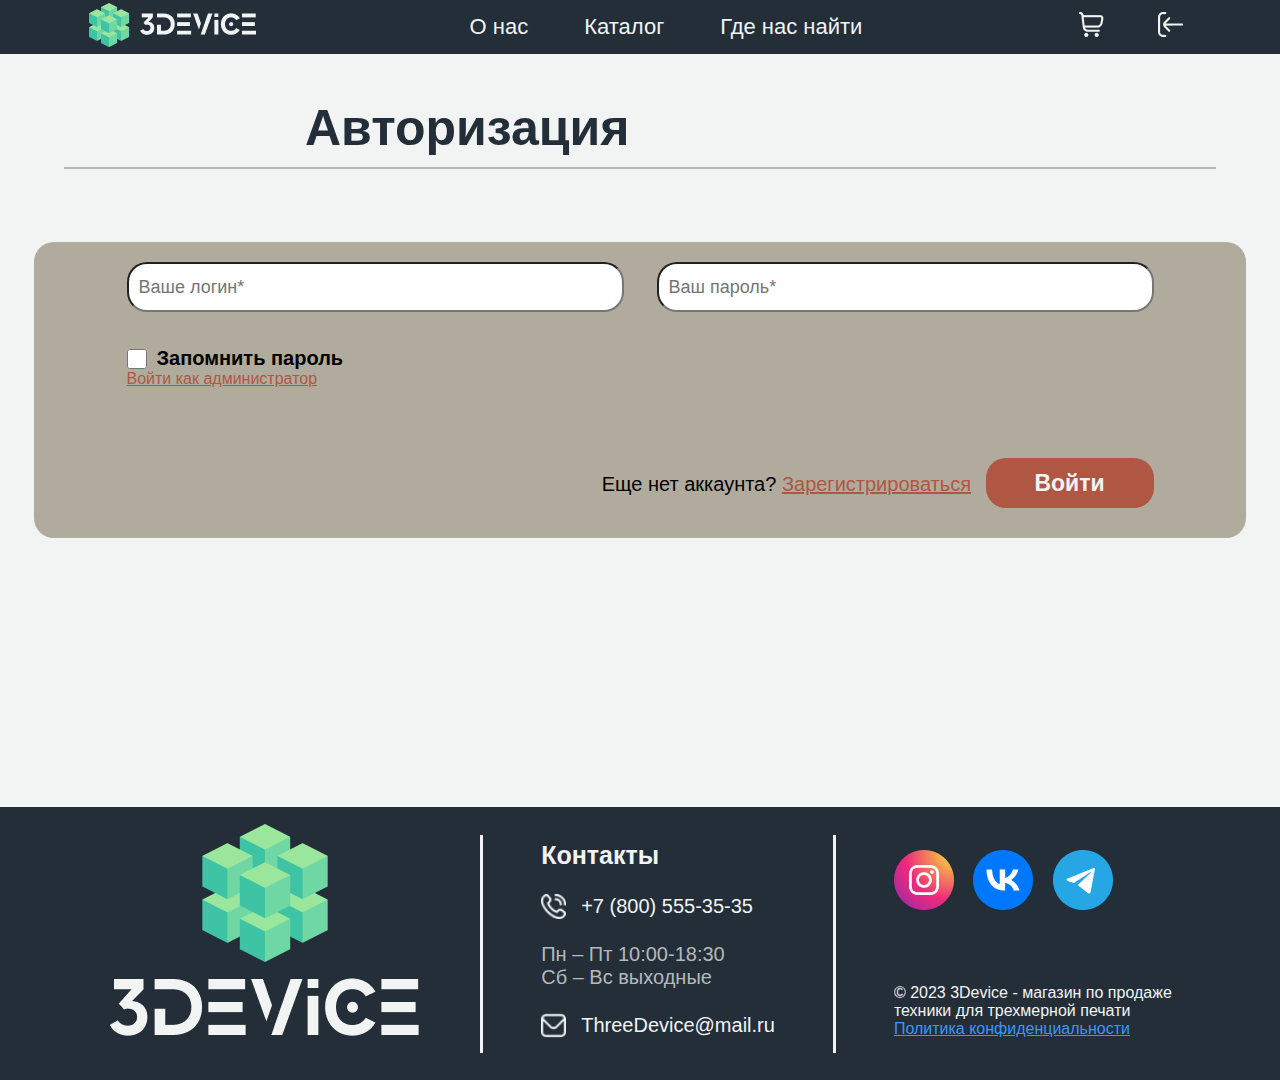
<file: авторизация.html>
<!DOCTYPE html>
<html lang="ru">
<head>
    <meta charset="UTF-8">
    <meta name="viewport" content="width=device-width, initial-scale=1.0">
    <title>Авторизация</title>
    <link rel="stylesheet" href="style/style_authorization.css">
    <link rel="shortcut icon" href="image/лого иконка.png">
</head>
<body>
    <section class="layout">
        <div class="header">
            <div class="logo">
                <a href="index.html"><img src="image/Лого.png" alt="Логотип"></a>
            </div>
            <ul class="menu">
                <li><a href="о нас.html">О нас</a></li>
                <li><a href="каталог.html">Каталог</a></li>
                <li><a href="где нас найти.html">Где нас найти</a></li>
            </ul>
            <div class="icons">
                <a href="корзина.html"><img src="image/Корзина.png">
                </a>
                <a href="авторизация.html"><img src="image/Вход.png">
                </a>
            </div>
        </div>
        <div class="main">
            <div class="authorization">
                <div class="nazvanie">
                    <p>Авторизация</p>
                </div>
                <div class="linia_wrapper">
                    <div class="linia_gor"></div>
                </div>
                <div class="linia_wrapper">
                    <div class="feedback">
                        <form class="form" id="loginForm">
                            <div class="input-group">
                                <input type="text" id="username" name="name" placeholder="Ваше логин*" style="margin-right: 33px;">
                                <input type="password" id="password" name="contact" placeholder="Ваш пароль*">
                            </div>
                            <div class="checkbox-container">
                                <input type="checkbox" id="myCheckbox">
                                <label>Запомнить пароль</label>
                            </div>
                            <div class="admin">
                                <span><a href="Админ панель.html" style="color: #B05744;">Войти как администратор</a></span>
                            </div>
                            <div class="submit-button"> 
                                <span>Еще нет аккаунта? <a href="регистрация.html" style="color: #B05744;">Зарегистрироваться</a></span>
                                <button>Войти</button>
                            </div>
                        </form>
                    </div>
                </div>
            </div>
        </div>
        <div class="footer">
            <div class="logo_footer">
              <a href="index.html"><img src="image/Логофутер.png" alt="Логотип"></a>
            </div>
            <div class="linia"></div>
            <div class="contact">
              <p class="contact_nazvanie">Контакты</p>
              <div class="content" style="margin-bottom: 24px;">
                <img src="image/телефон.png" alt="Изображение 2" class="image_phone">
                <div class="phone_text" style="margin-left: 15px;">+7 (800) 555-35-35</div>
              </div>
              <div class="content" style="margin-bottom: 24px;">
                <div class="phone_text" style="color: #B4B9BA;">Пн – Пт 10:00-18:30<br>Сб – Вс выходные</div>
              </div>
              <div class="content" style="margin-bottom: 24px;">
                <img src="image/почта.png" alt="Изображение 2" class="image_phone">
                <div class="phone_text" style="margin-left: 15px;">ThreeDevice@mail.ru</div>
              </div>
            </div>
            <div class="linia"></div>
            <div class="social-text">
              <div class="social_media">
                <a href="#"><img src="image/инста.png"></a>
                <a href="#"><img src="image/вк.png"></a>
                <a href="#"><img src="image/телеграм.png"></a>
              </div>
              <div class="under_text">
                <p>© 2023 3Device - магазин по продаже<br>техники для трехмерной печати<br><a href="#">Политика конфиденциальности</a></div>
              </div>
            </div>
          </div>
    </section>
    <script>
    document.getElementById("loginForm").addEventListener("submit", function(event) {
        event.preventDefault();
        
        var username = document.getElementById("username").value;
        var password = document.getElementById("password").value;
    
        // Perform authentication logic here
        if (username === "admin" && password === "admin") {
          // Redirect to the desired page
          window.location.href = "Админ панель.html";
        }
        else if (username === "login" && password === "login") {
          // Redirect to the desired page
          window.location.href = "личный кабинет.html";
        }
        else {
          alert("Неверный логин или пароль, попробуйте еще раз.");
        }
      });
    </script>
</body>
</html>
</file>
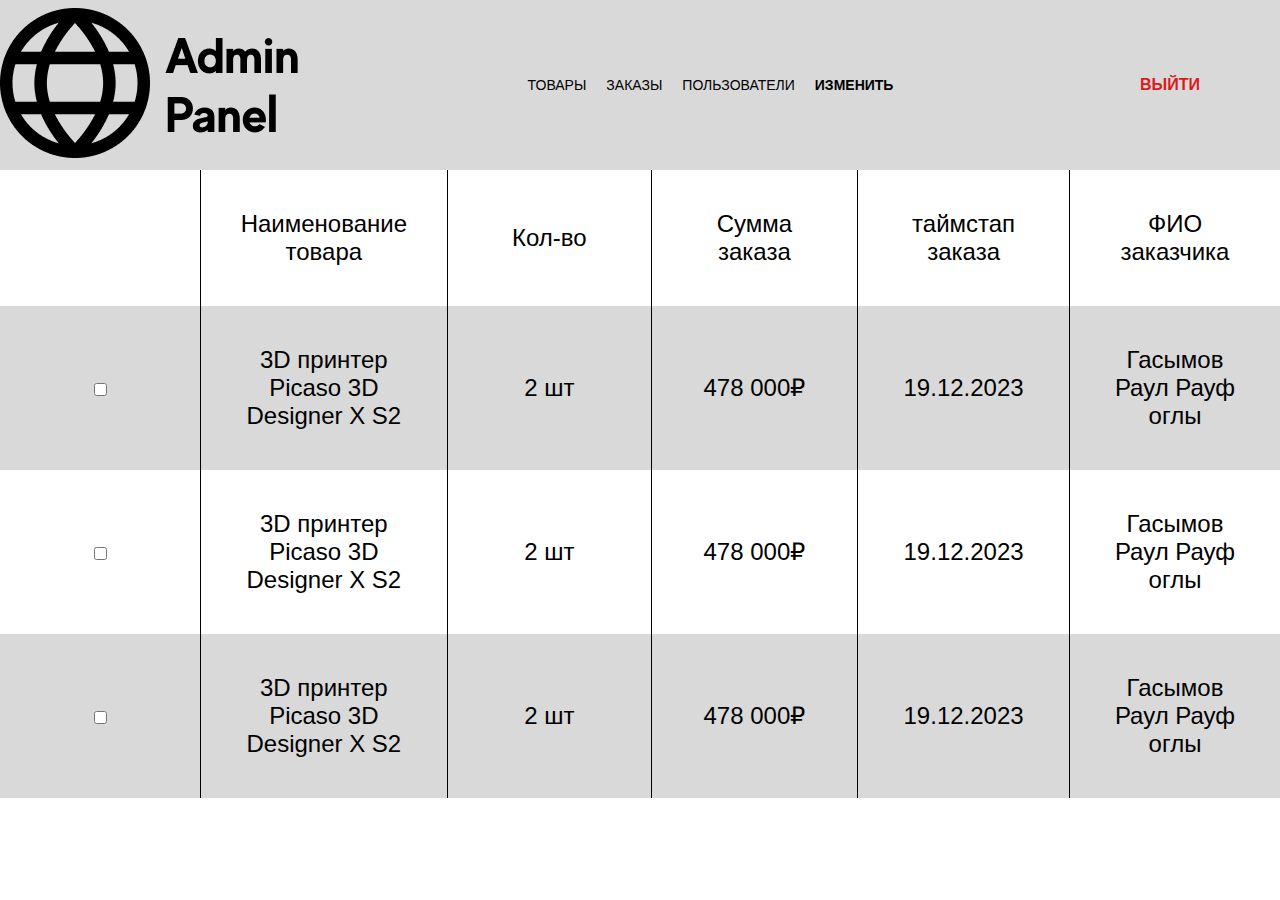
<file: Админ панель.html>
<!DOCTYPE html>
<html lang="en">
<head>
    <meta charset="UTF-8">
    <meta name="viewport" content="width=device-width, initial-scale=1.0">
    <link rel="stylesheet" href="style/style_admin.css">
    <link rel="shortcut icon" href="image/лого иконка.png">
    <title>3Device</title>
</head>
<body>
    <!--Горизонтальное меню-->
    <nav>
        <a href="#"><img src="image/admin.png">
      <ul class="menu">
        <li><a href="">ТОВАРЫ</a></li>
        <li><a href="">ЗАКАЗЫ</a></li>
        <li><a href="">ПОЛЬЗОВАТЕЛИ</a></li>
        <li style="font-weight: 700;"><a href="">ИЗМЕНИТЬ</a></li>
      </ul>
      <a href="авторизация.html" style="text-decoration: none; color: #000000;"><p style="margin-right: 80px; color: #DA1B1B; font-weight: 600;">ВЫЙТИ</p></a>
    </nav>
    <!-------------------------->

    <!--Таблица-->
    <table>
        <tr>
            <td></td>
          <td>Наименование товара</td>
          <td>Кол-во</td>
          <td>Сумма заказа</td>
          <td>таймстап заказа</td>
          <td>ФИО заказчика</td>
        </tr>
        <tr>
          <td><input type="checkbox"></td>
          <td>3D принтер Picaso 3D Designer X S2</td>
          <td>2 шт</td>
          <td>478 000₽</td>
          <td>19.12.2023</td>
          <td>Гасымов Раул Рауф оглы</td>
        </tr>
        <tr>
          <td><input type="checkbox"></td>
          <td>3D принтер Picaso 3D Designer X S2</td>
          <td>2 шт</td>
          <td>478 000₽</td>
          <td>19.12.2023</td>
          <td>Гасымов Раул Рауф оглы</td>
        </tr>
        <tr>
          <td><input type="checkbox"></td>
          <td>3D принтер Picaso 3D Designer X S2</td>
          <td>2 шт</td>
          <td>478 000₽</td>
          <td>19.12.2023</td>
          <td>Гасымов Раул Рауф оглы</td>
        </tr>
      </table>
    <!----------->
</body>
</html>
</file>
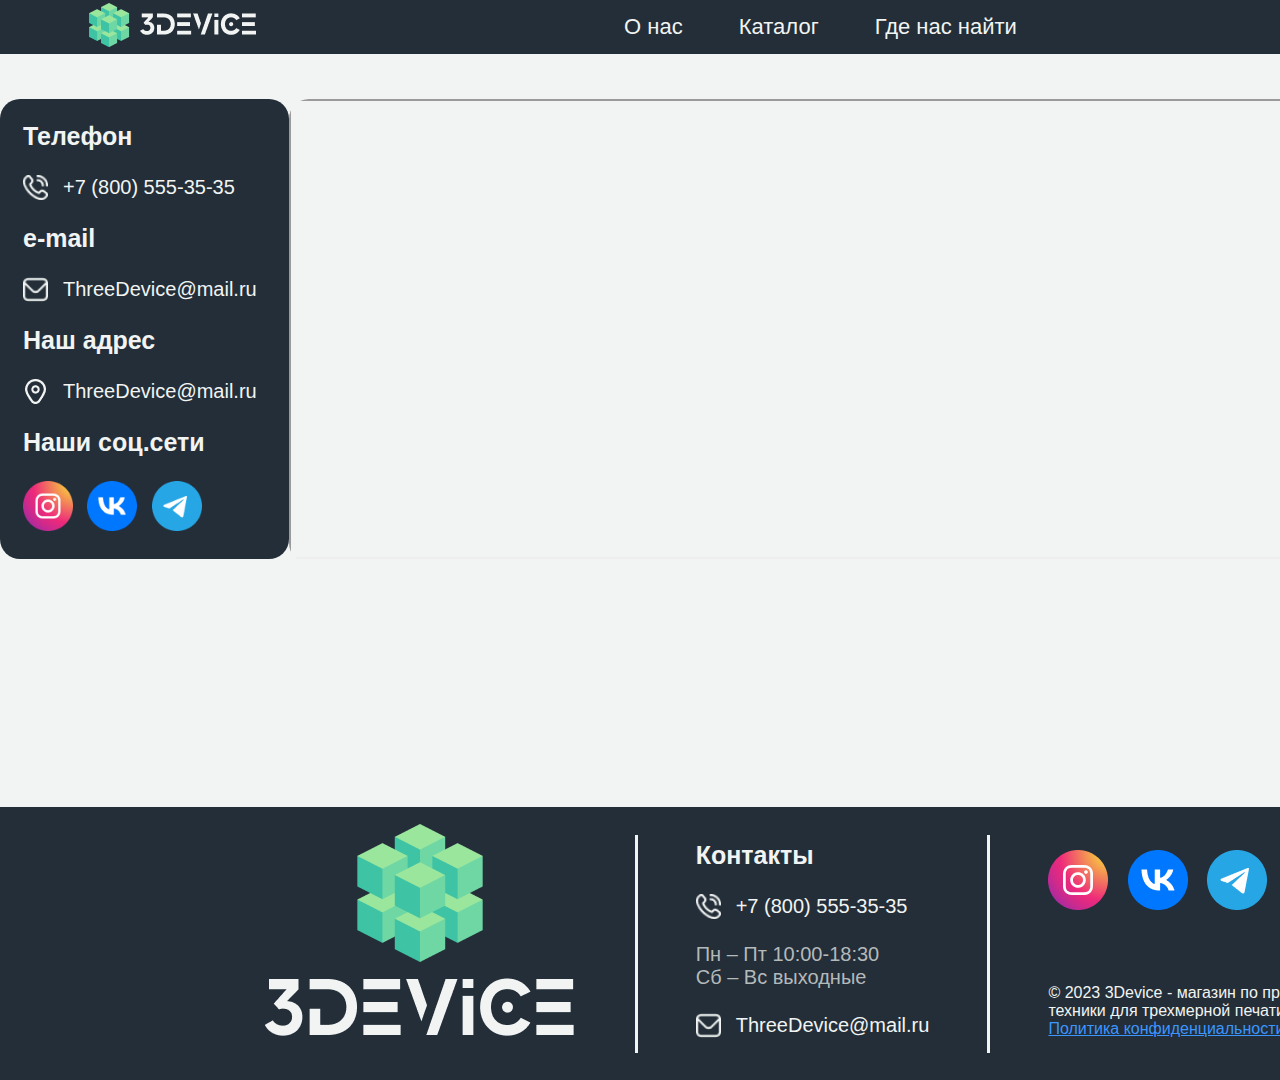
<file: где нас найти.html>
<!DOCTYPE html>
<html lang="ru">
<head>
    <meta charset="UTF-8">
    <meta http-equiv="X-UA-Compatible" content="IE=edge">
    <meta name="viewport" content="width=device-width, initial-scale=1.0">
    <title>Где нас найти</title>
    <link rel="stylesheet" href="style/style_gnn.css">
    <link rel="shortcut icon" href="image/лого иконка.png">
</head>
<body>
    <section class="layout">
        <div class="header">
            <div class="logo">
                <a href="index.html"><img src="image/Лого.png" alt="Логотип"></a>
            </div>
            <ul class="menu">
                <li><a href="о нас.html">О нас</a></li>
                <li><a href="каталог.html">Каталог</a></li>
                <li><a href="где нас найти.html">Где нас найти</a></li>
            </ul>
            <div class="icons">
                <a href="корзина.html"><img src="image/Корзина.png">
                </a>
                <a href="авторизация.html"><img src="image/Вход.png">
                </a>
            </div>
        </div>
        <div class="main">
            <div class="container">
                <div class="info">
                    <div class="filter1">
                        <p class="info_nazvanie">Телефон</p>
                        <div class="content" style="margin-bottom: 24px;">
                          <img src="image/телефон.png" alt="Изображение 2" class="image_phone">
                          <div class="phone_text" style="margin-left: 15px;">+7 (800) 555-35-35</div>
                        </div>
                        <p class="info_nazvanie">e-mail</p>
                        <div class="content" style="margin-bottom: 24px;">
                            <img src="image/почта.png" alt="Изображение 2" class="image_phone">
                            <div class="phone_text" style="margin-left: 15px;">ThreeDevice@mail.ru</div>
                        </div>
                        <p class="info_nazvanie">Наш адрес</p>
                        <div class="content" style="margin-bottom: 24px;">
                          <img src="image/метка.png" alt="Изображение 2" class="image_phone">
                          <div class="phone_text" style="margin-left: 15px;">ThreeDevice@mail.ru</div>
                        </div>
                        <p class="info_nazvanie">Наши соц.сети</p>
                        <div class="content" style="margin-bottom: 24px;">
                            <div class="social-text">
                                <div class="info_media">
                                  <a href="#"><img src="image/инста.png"></a>
                                  <a href="#"><img src="image/вк.png"></a>
                                  <a href="#"><img src="image/телеграм.png"></a>
                                </div>
                            </div>
                        </div>
                    </div>
                </div>
                <div class="maps">
                    <div class="map" style="position:relative;overflow:hidden; border-radius: 20px;"><a href="https://yandex.ru/maps/50/perm/?utm_medium=mapframe&utm_source=maps" style="color: #000; font-size:12px;position:absolute;top:0px;"></a><a href="https://yandex.ru/maps/50/perm/house/ulitsa_pushkina_107a/YU8YdAVhSUwPQFtifXxxc3RqZg==/?ll=56.221110%2C58.002925&utm_medium=mapframe&utm_source=maps&z=17" style="color:#eee;font-size:12px;position:absolute;top:14px;"></a><iframe src="https://yandex.ru/map-widget/v1/?ll=56.221110%2C58.002925&mode=whatshere&whatshere%5Bpoint%5D=56.221003%2C58.003263&whatshere%5Bzoom%5D=17&z=17" width="1300px" height="460px" frameborder="1" allowfullscreen="true" ></iframe></div>
                </div>
            </div>
        </div>
        <div class="footer">
            <div class="logo_footer">
              <a href="index.html"><img src="image/Логофутер.png" alt="Логотип"></a>
            </div>
            <div class="linia"></div>
            <div class="contact">
              <p class="contact_nazvanie">Контакты</p>
              <div class="content" style="margin-bottom: 24px;">
                <img src="image/телефон.png" alt="Изображение 2" class="image_phone">
                <div class="phone_text" style="margin-left: 15px;">+7 (800) 555-35-35</div>
              </div>
              <div class="content" style="margin-bottom: 24px;">
                <div class="phone_text" style="color: #B4B9BA;">Пн – Пт 10:00-18:30<br>Сб – Вс выходные</div>
              </div>
              <div class="content" style="margin-bottom: 24px;">
                <img src="image/почта.png" alt="Изображение 2" class="image_phone">
                <div class="phone_text" style="margin-left: 15px;">ThreeDevice@mail.ru</div>
              </div>
            </div>
            <div class="linia"></div>
            <div class="social-text">
              <div class="social_media">
                <a href="#"><img src="image/инста.png"></a>
                <a href="#"><img src="image/вк.png"></a>
                <a href="#"><img src="image/телеграм.png"></a>
              </div>
              <div class="under_text">
                <p>© 2023 3Device - магазин по продаже<br>техники для трехмерной печати<br><a href="#">Политика конфиденциальности</a></div>
              </div>
            </div>
          </div>
    </section>
</body>
</html>
</file>
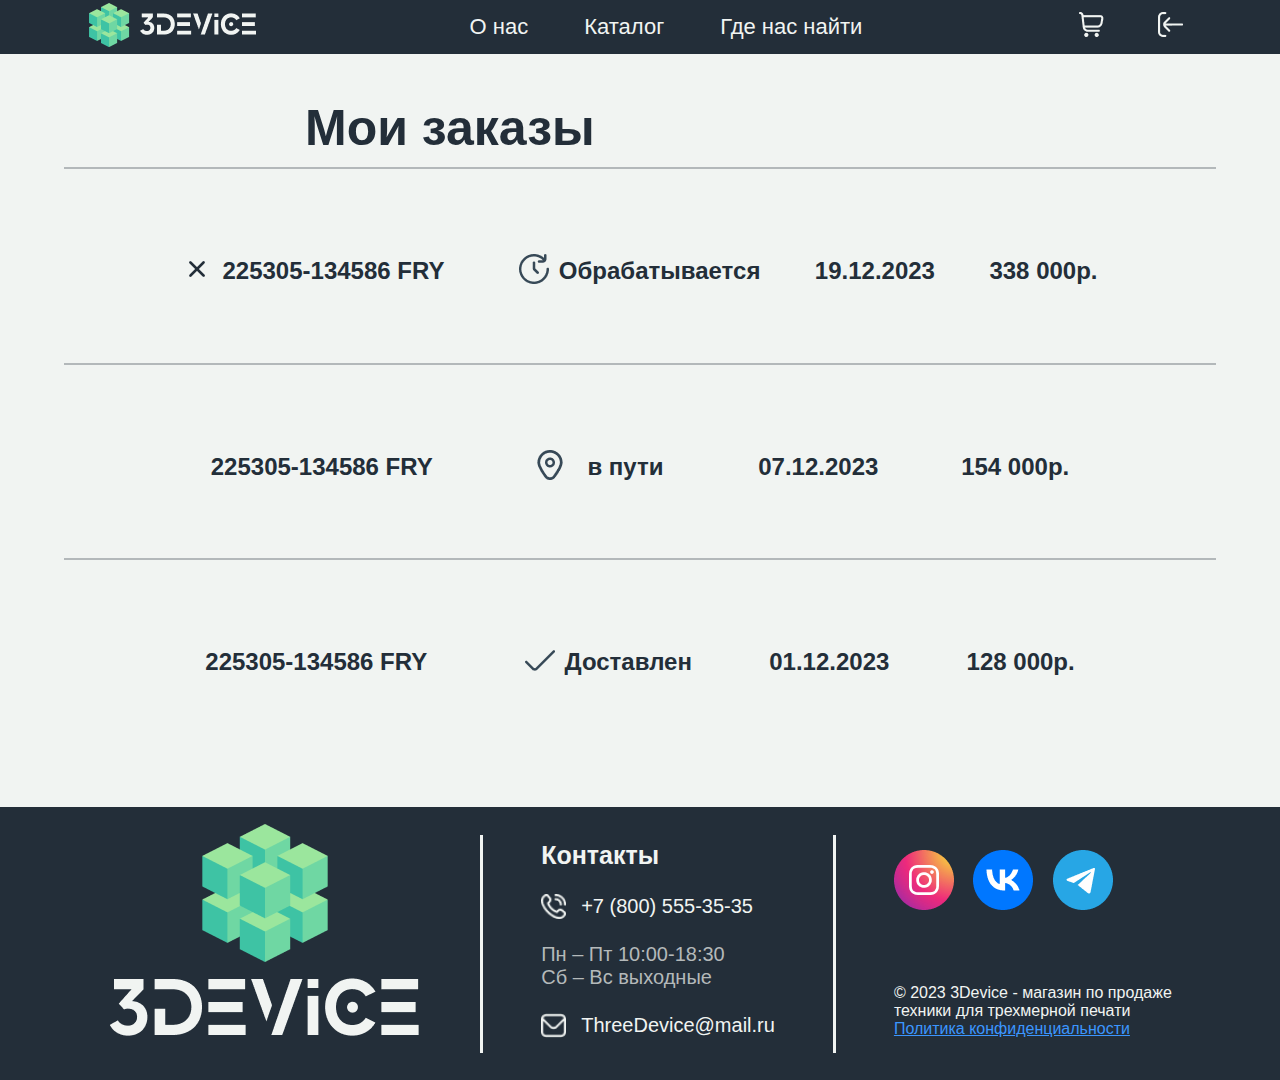
<file: заказы.html>
<!DOCTYPE html>
<html lang="ru">
<head>
    <meta charset="UTF-8">
    <meta name="viewport" content="width=device-width, initial-scale=1.0">
    <title>Заказ</title>
    <link rel="stylesheet" href="style/style_zakaz.css">
    <link rel="shortcut icon" href="image/лого иконка.png">
</head>
<body>
    <section class="layout">
        <div class="header">
            <div class="logo">
                <a href="index.html"><img src="image/Лого.png" alt="Логотип"></a>
            </div>
            <ul class="menu">
                <li><a href="о нас.html">О нас</a></li>
                <li><a href="каталог.html">Каталог</a></li>
                <li><a href="где нас найти.html">Где нас найти</a></li>
            </ul>
            <div class="icons">
                <a href="корзина.html"><img src="image/Корзина.png">
                </a>
                <a href="авторизация.html"><img src="image/Вход.png">
                </a>
            </div>
        </div>
        <div class="main">
            <div class="authorization">
                <div class="nazvanie">
                    <p>Мои заказы</p>
                </div>
                <div class="linia_wrapper">
                    <div class="linia_gor"></div>
                </div>
                <div class="korzina">
                    <div class="tovar">
                        <div class="product">
                            <div style="margin-right: 20px; display: flex; align-items: center;">
                                <a href="#" style="margin-right: 10px;"><img src="image/крестик.png" alt="First Image"></a>
                                <h2>225305-134586 FRY</h2>
                            </div>
                            <div class="product-quantity">
                                <a href="#" style="margin-right: 10px;"><img src="image/обрабатывает.png" alt="Third Image" onclick="increaseQuantity(-1)"></a>
                                <h2>Обрабатывается</h2>
                            </div>
                            <div class="product-details">
                                <h2>19.12.2023</h2>
                            </div>
                            <div class="product-details">
                                <h2>338 000p.</h2>
                            </div>
                        </div>
                    </div>
                </div>
                <div class="linia_wrapper">
                    <div class="linia_gor"></div>
                </div>
                <div class="korzina">
                    <div class="tovar">
                        <div class="product">
                            <div style="margin-right: 20px; display: flex; align-items: center;">
                                <h2>225305-134586 FRY</h2>
                            </div>
                            <div class="product-quantity">
                                <a href="#" style="margin-right: 10px;"><img src="image/в пути.png" alt="Third Image" onclick="increaseQuantity(-1)"></a>
                                <h2 style="width: 100px;">в пути</h2>
                            </div>
                            <div class="product-details">
                                <h2>07.12.2023</h2>
                            </div>
                            <div class="product-details">
                                <h2>154 000p.</h2>
                            </div>
                        </div>
                    </div>
                </div>
                <div class="linia_wrapper">
                    <div class="linia_gor"></div>
                </div>
                <div class="korzina">
                    <div class="tovar">
                        <div class="product">
                            <div style="margin-right: 20px; display: flex; align-items: center;">
                                <h2>225305-134586 FRY</h2>
                            </div>
                            <div class="product-quantity">
                                <a href="#" style="margin-right: 10px;"><img src="image/доставлен.png" alt="Third Image" onclick="increaseQuantity(-1)"></a>
                                <h2>Доставлен</h2>
                            </div>
                            <div class="product-details">
                                <h2>01.12.2023</h2>
                            </div>
                            <div class="product-details">
                                <h2>128 000p.</h2>
                            </div>
                        </div>
                    </div>
                </div>
            </div>
            
        </div>
        <div class="footer">
            <div class="logo_footer">
              <a href="index.html"><img src="image/Логофутер.png" alt="Логотип"></a>
            </div>
            <div class="linia"></div>
            <div class="contact">
              <p class="contact_nazvanie">Контакты</p>
              <div class="content" style="margin-bottom: 24px;">
                <img src="image/телефон.png" alt="Изображение 2" class="image_phone">
                <div class="phone_text" style="margin-left: 15px;">+7 (800) 555-35-35</div>
              </div>
              <div class="content" style="margin-bottom: 24px;">
                <div class="phone_text" style="color: #B4B9BA;">Пн – Пт 10:00-18:30<br>Сб – Вс выходные</div>
              </div>
              <div class="content" style="margin-bottom: 24px;">
                <img src="image/почта.png" alt="Изображение 2" class="image_phone">
                <div class="phone_text" style="margin-left: 15px;">ThreeDevice@mail.ru</div>
              </div>
            </div>
            <div class="linia"></div>
            <div class="social-text">
              <div class="social_media">
                <a href="#"><img src="image/инста.png"></a>
                <a href="#"><img src="image/вк.png"></a>
                <a href="#"><img src="image/телеграм.png"></a>
              </div>
              <div class="under_text">
                <p>© 2023 3Device - магазин по продаже<br>техники для трехмерной печати<br><a href="#">Политика конфиденциальности</a></div>
              </div>
            </div>
          </div>
    </section>
</body>
</html>
</file>
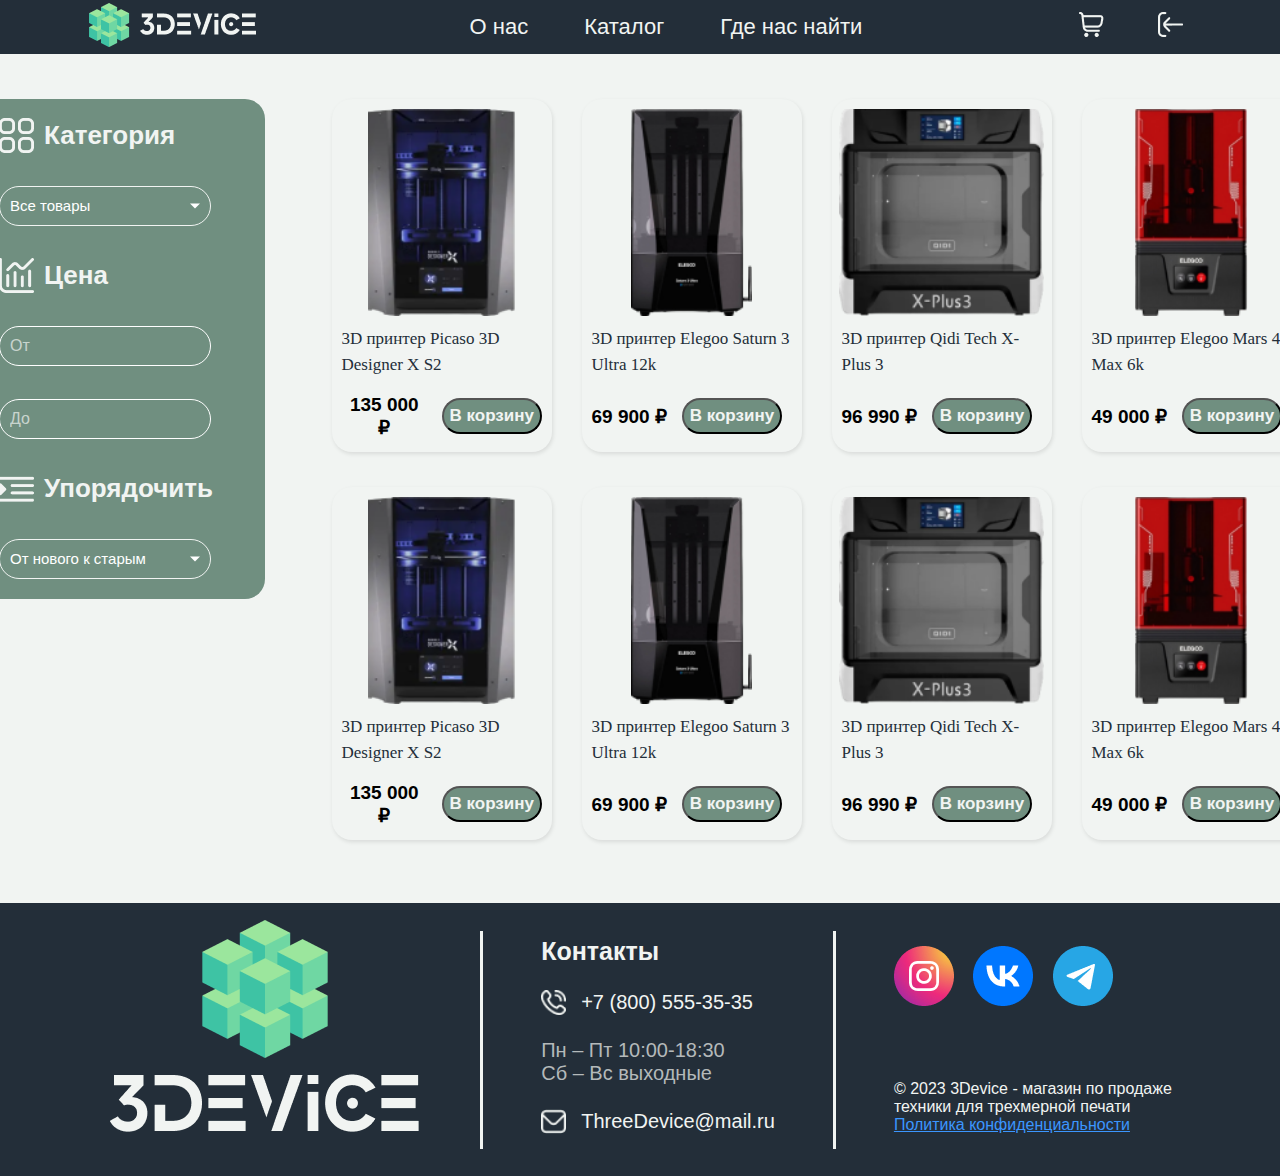
<file: каталог.html>
<!DOCTYPE html>
<html lang="ru">
<head>
    <meta charset="UTF-8">
    <meta name="viewport" content="width=device-width, initial-scale=1.0">
    <title>Каталог</title>
    <link rel="stylesheet" href="style/style_katalog.css">
    <link rel="shortcut icon" href="image/лого иконка.png">
</head>
<body>
    <section class="layout">
        <div class="header">
            <div class="logo">
                <a href="index.html"><img src="image/Лого.png" alt="Логотип"></a>
            </div>
            <ul class="menu">
                <li><a href="о нас.html">О нас</a></li>
                <li><a href="каталог.html">Каталог</a></li>
                <li><a href="где нас найти.html">Где нас найти</a></li>
            </ul>
            <div class="icons">
                <a href="корзина.html"><img src="image/Корзина.png">
                </a>
                <a href="авторизация.html"><img src="image/Вход.png">
                </a>
            </div>
        </div>
        <div class="main">
            <div class="main-container">
                <div class="smaller-part">
                  <div class="filter">
                    <div class="filter1" style="margin-left: 23px;">
                        <div class="image-container" style="padding-top: 19px;">
                            <img src="image/категория.png" alt="Изображение">
                            <div class="text-container">
                              <p>Категория</p>
                            </div>
                        </div>
                        <div class="dropdown">
                            <select>
                              <option value="full">Все товары</option>
                              <option value="3d-printer">3D принтер</option>
                              <option value="accessories">Аксессуары</option>
                              <option value="plastic-filament">Пластиковые нити</option>
                              <option value="spare-parts">Запасные части</option>
                            </select>
                        </div>
                        <div class="image-container">
                            <img src="image/цена.png" alt="Изображение">
                            <div class="text-container">
                              <p>Цена</p>
                            </div>
                        </div>
                        <input type="text" class="input-field" placeholder="От">
                        <input type="text" class="input-field" placeholder="До">
                        <div class="image-container">
                            <img src="image/упорядочить.png" alt="Изображение">
                            <div class="text-container">
                              <p>Упорядочить</p>
                            </div>
                        </div>
                        <div class="dropdown">
                            <select>
                              <option value="3d-printer">От нового к старым</option>
                              <option value="accessories">От старого к новым</option>
                              <option value="plastic-filament">По цене ↓</option>
                              <option value="spare-parts">По цене ↑</option>
                              <option value="plastic-filament">По году ↓</option>
                              <option value="spare-parts">По году ↑</option>
                            </select>
                        </div>
                    </div>
                  </div>
                </div>
                <div class="larger-part">
                    <div class="cards">
                        <div class="card">
                            <!-- Верхняя часть -->
                            <div class="card__top">
                              <!-- Изображение-ссылка товара -->
                              <a href="товар.html" class="card__image">
                                <img
                                  src="image/Новинки/Новинки (3D принтер Picaso 3D Designer X S2)-PhotoRoom 1.png"
                                  alt="3D принтер Picaso 3D Designer X S2"
                                />
                              </a>
                            </div>
                            <!-- Нижняя часть -->
                            <div class="card__bottom">
                              <!-- Ссылка-название товара -->
                              <a href="товар.html" class="card__title" style="text-decoration: none;">
                                  3D принтер Picaso 3D Designer X S2
                              </a>
                              <!--цена и кнопка добавить в корзину -->
                              <div class="card__prices">
                                  <div>135 000 ₽</div>
                                  <button class="card__add">В корзину</button>
                              </div>
                            </div>
                        </div>
      
                        <div class="card">
                          <!-- Верхняя часть -->
                          <div class="card__top">
                            <!-- Изображение-ссылка товара -->
                            <a href="#" class="card__image">
                              <img
                                src="image/Новинки/Новинки (3D принтер Elegoo Saturn 3 Ultra 12k)-PhotoRoom 1.png"
                                alt="3D принтер Elegoo Saturn 3 Ultra 12k"
                              />
                            </a>
                          </div>
                          <!-- Нижняя часть -->
                          <div class="card__bottom">
                            <!-- Ссылка-название товара -->
                            <a href="#" class="card__title" style="text-decoration: none;">
                              3D принтер Elegoo Saturn 3 Ultra 12k
                            </a>
                            <!--цена и кнопка добавить в корзину -->
                            <div class="card__prices">
                                <div>69 900 ₽</div>
                                <button class="card__add">В корзину</button>
                            </div>
                          </div>
                      </div>
      
                      <div class="card">
                          <!-- Верхняя часть -->
                          <div class="card__top">
                            <!-- Изображение-ссылка товара -->
                            <a href="#" class="card__image">
                              <img
                                src="image/Новинки/Новинки (3D принтер Qidi Tech X-Plus 3)-PhotoRoom 1.png"
                                alt="3D принтер Qidi Tech X-Plus 3"
                              />
                            </a>
                          </div>
                          <!-- Нижняя часть -->
                          <div class="card__bottom">
                            <!-- Ссылка-название товара -->
                            <a href="#" class="card__title" style="text-decoration: none; margin-bottom: 10px;">
                              3D принтер Qidi Tech X-Plus 3
                            </a>
                            <!--цена и кнопка добавить в корзину -->
                            <div class="card__prices">
                                <div>96 990 ₽</div>
                                <button class="card__add">В корзину</button>
                            </div>
                          </div>
                      </div>
      
                      <div class="card">
                          <!-- Верхняя часть -->
                          <div class="card__top">
                            <!-- Изображение-ссылка товара -->
                            <a href="#" class="card__image">
                              <img
                                src="image/Новинки/Новинки (3D принтер Elegoo Mars 4 Max 6k)-PhotoRoom 1.png"
                                alt="3D принтер Elegoo Mars 4 Max 6k"
                              />
                            </a>
                          </div>
                          <!-- Нижняя часть -->
                          <div class="card__bottom">
                            <!-- Ссылка-название товара -->
                            <a href="#" class="card__title" style="text-decoration: none;">
                              3D принтер Elegoo Mars 4 Max 6k
                            </a>
                            <!--цена и кнопка добавить в корзину -->
                            <div class="card__prices">
                                <div>49 000 ₽</div>
                                <button class="card__add">В корзину</button>
                            </div>
                          </div>
                      </div>
                      <div class="card">
                        <!-- Верхняя часть -->
                        <div class="card__top">
                          <!-- Изображение-ссылка товара -->
                          <a href="#" class="card__image">
                            <img
                              src="image/Новинки/Новинки (3D принтер Picaso 3D Designer X S2)-PhotoRoom 1.png"
                              alt="3D принтер Picaso 3D Designer X S2"
                            />
                          </a>
                        </div>
                        <!-- Нижняя часть -->
                        <div class="card__bottom">
                          <!-- Ссылка-название товара -->
                          <a href="#" class="card__title" style="text-decoration: none;">
                              3D принтер Picaso 3D Designer X S2
                          </a>
                          <!--цена и кнопка добавить в корзину -->
                          <div class="card__prices">
                              <div>135 000 ₽</div>
                              <button class="card__add">В корзину</button>
                          </div>
                        </div>
                    </div>
                    
  
                    <div class="card">
                      <!-- Верхняя часть -->
                      <div class="card__top">
                        <!-- Изображение-ссылка товара -->
                        <a href="#" class="card__image">
                          <img
                            src="image/Новинки/Новинки (3D принтер Elegoo Saturn 3 Ultra 12k)-PhotoRoom 1.png"
                            alt="3D принтер Elegoo Saturn 3 Ultra 12k"
                          />
                        </a>
                      </div>
                      <!-- Нижняя часть -->
                      <div class="card__bottom">
                        <!-- Ссылка-название товара -->
                        <a href="#" class="card__title" style="text-decoration: none;">
                          3D принтер Elegoo Saturn 3 Ultra 12k
                        </a>
                        <!--цена и кнопка добавить в корзину -->
                        <div class="card__prices">
                            <div>69 900 ₽</div>
                            <button class="card__add">В корзину</button>
                        </div>
                      </div>
                  </div>
  
                  <div class="card">
                      <!-- Верхняя часть -->
                      <div class="card__top">
                        <!-- Изображение-ссылка товара -->
                        <a href="#" class="card__image">
                          <img
                            src="image/Новинки/Новинки (3D принтер Qidi Tech X-Plus 3)-PhotoRoom 1.png"
                            alt="3D принтер Qidi Tech X-Plus 3"
                          />
                        </a>
                      </div>
                      <!-- Нижняя часть -->
                      <div class="card__bottom">
                        <!-- Ссылка-название товара -->
                        <a href="#" class="card__title" style="text-decoration: none; margin-bottom: 10px;">
                          3D принтер Qidi Tech X-Plus 3
                        </a>
                        <!--цена и кнопка добавить в корзину -->
                        <div class="card__prices">
                            <div>96 990 ₽</div>
                            <button class="card__add">В корзину</button>
                        </div>
                      </div>
                  </div>
  
                  <div class="card">
                      <!-- Верхняя часть -->
                      <div class="card__top">
                        <!-- Изображение-ссылка товара -->
                        <a href="#" class="card__image">
                          <img
                            src="image/Новинки/Новинки (3D принтер Elegoo Mars 4 Max 6k)-PhotoRoom 1.png"
                            alt="3D принтер Elegoo Mars 4 Max 6k"
                          />
                        </a>
                      </div>
                      <!-- Нижняя часть -->
                      <div class="card__bottom">
                        <!-- Ссылка-название товара -->
                        <a href="#" class="card__title" style="text-decoration: none;">
                          3D принтер Elegoo Mars 4 Max 6k
                        </a>
                        <!--цена и кнопка добавить в корзину -->
                        <div class="card__prices">
                            <div>49 000 ₽</div>
                            <button class="card__add">В корзину</button>
                        </div>
                      </div>
                  </div>
                </div>
            </div>
        </div>

        <div class="footer">
          <div class="logo_footer">
            <a href="index.html"><img src="image/Логофутер.png" alt="Логотип"></a>
          </div>
          <div class="linia"></div>
          <div class="contact">
            <p class="contact_nazvanie">Контакты</p>
            <div class="content" style="margin-bottom: 24px;">
              <img src="image/телефон.png" alt="Изображение 2" class="image_phone">
              <div class="phone_text" style="margin-left: 15px;">+7 (800) 555-35-35</div>
            </div>
            <div class="content" style="margin-bottom: 24px;">
              <div class="phone_text" style="color: #B4B9BA;">Пн – Пт 10:00-18:30<br>Сб – Вс выходные</div>
            </div>
            <div class="content" style="margin-bottom: 24px;">
              <img src="image/почта.png" alt="Изображение 2" class="image_phone">
              <div class="phone_text" style="margin-left: 15px;">ThreeDevice@mail.ru</div>
            </div>
          </div>
          <div class="linia"></div>
          <div class="social-text">
            <div class="social_media">
              <a href="#"><img src="image/инста.png"></a>
              <a href="#"><img src="image/вк.png"></a>
              <a href="#"><img src="image/телеграм.png"></a>
            </div>
            <div class="under_text">
              <p>© 2023 3Device - магазин по продаже<br>техники для трехмерной печати<br><a href="#">Политика конфиденциальности</a></div>
            </div>
          </div>
        </div>
    </section>
</body>
</html>
</file>
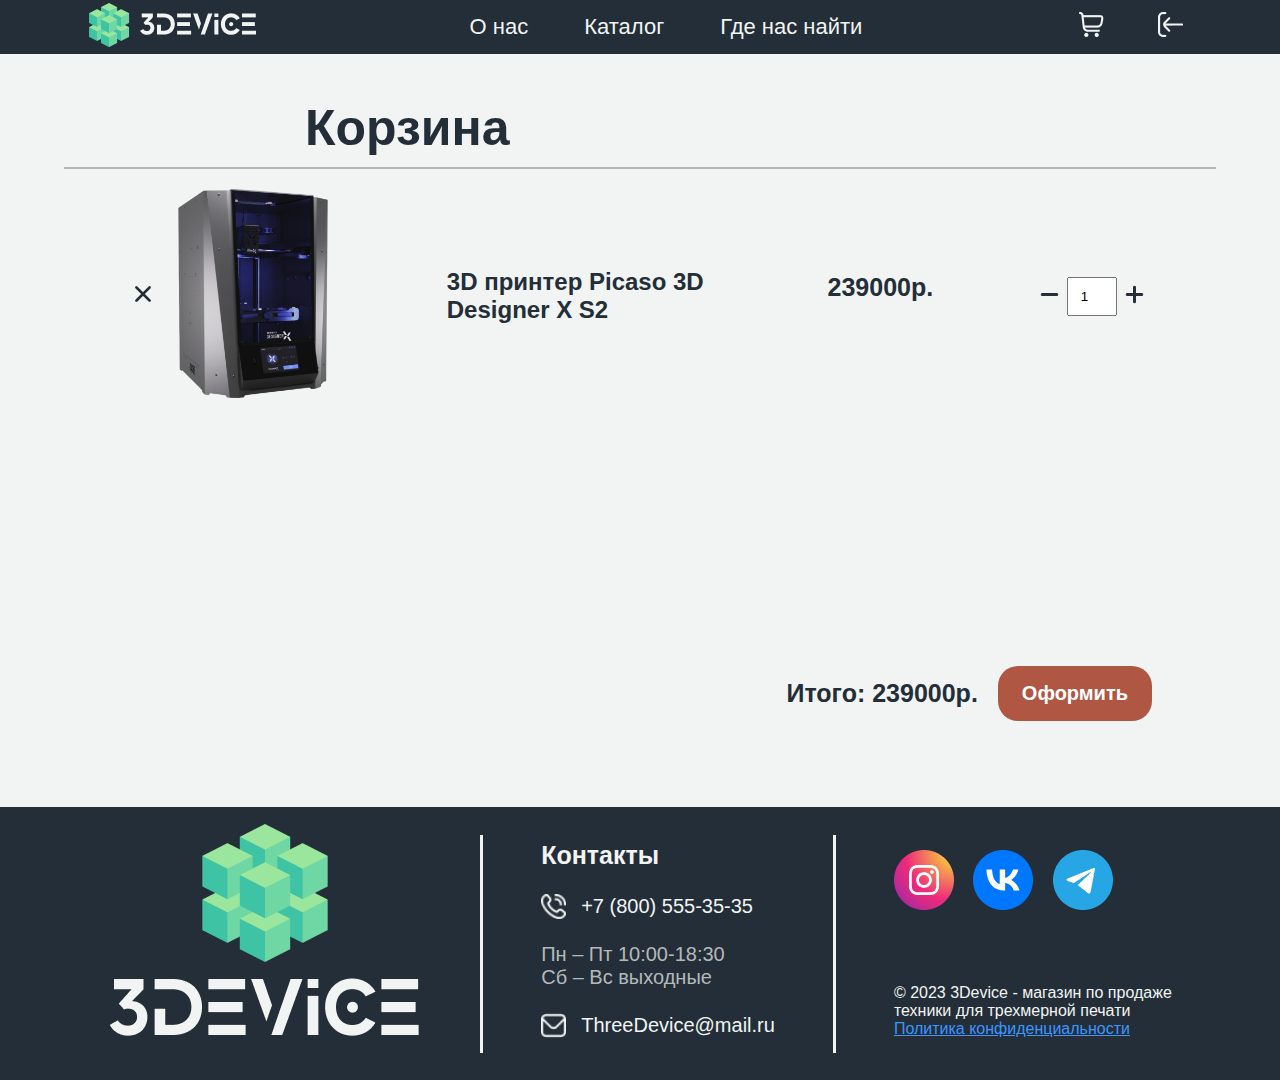
<file: корзина.html>
<!DOCTYPE html>
<html lang="ru">
<head>
    <meta charset="UTF-8">
    <meta name="viewport" content="width=device-width, initial-scale=1.0">
    <title>Корзина</title>
    <link rel="stylesheet" href="style/style_basket.css">
    <link rel="shortcut icon" href="image/лого иконка.png">
</head>
<body>
    <section class="layout">
        <div class="header">
            <div class="logo">
                <a href="index.html"><img src="image/Лого.png" alt="Логотип"></a>
            </div>
            <ul class="menu">
                <li><a href="о нас.html">О нас</a></li>
                <li><a href="каталог.html">Каталог</a></li>
                <li><a href="где нас найти.html">Где нас найти</a></li>
            </ul>
            <div class="icons">
                <a href="корзина.html"><img src="image/Корзина.png">
                </a>
                <a href="авторизация.html"><img src="image/Вход.png">
                </a>
            </div>
        </div>
        <div class="main">
            <div class="authorization">
                <div class="nazvanie">
                    <p>Корзина</p>
                </div>
                <div class="linia_wrapper">
                    <div class="linia_gor"></div>
                </div>
                <div class="korzina">
                    <div class="tovar">
                        <div class="product">
                            <div style="margin-right: 20px;">
                                <a href="#"><img src="image/крестик.png" alt="First Image"></a>
                            </div>
                            <div class="product-image">
                                <img src="image/3d printer picaso 3d designer x s2 2.png" alt="First Image">
                            </div>
                            <div class="product-details">
                                <h2>3D принтер Picaso 3D Designer X S2</h2>
                                <p id="price">239000р.</p>
                            </div>
                            <div class="product-quantity">
                                <a href="#"><img src="image/минус.png" alt="Third Image" onclick="increaseQuantity(-1)"></a>
                                <input id="quantityInput" type="number" value="1">
                                <a href="#"><img src="image/плюс.png" alt="Fourth Image" onclick="increaseQuantity(1)"></a>
                            </div>
                        </div>
                    </div>
                    <div class="buttons">
                        <div class="total-price">
                            <p id="totalPrice">Итого: 239000р.</p>
                            <a href="оформление заказа.html" class="button">Оформить</a>
                        </div>
                    </div>
                </div>
            </div>
            
        </div>
        <div class="footer">
            <div class="logo_footer">
              <a href="index.html"><img src="image/Логофутер.png" alt="Логотип"></a>
            </div>
            <div class="linia"></div>
            <div class="contact">
              <p class="contact_nazvanie">Контакты</p>
              <div class="content" style="margin-bottom: 24px;">
                <img src="image/телефон.png" alt="Изображение 2" class="image_phone">
                <div class="phone_text" style="margin-left: 15px;">+7 (800) 555-35-35</div>
              </div>
              <div class="content" style="margin-bottom: 24px;">
                <div class="phone_text" style="color: #B4B9BA;">Пн – Пт 10:00-18:30<br>Сб – Вс выходные</div>
              </div>
              <div class="content" style="margin-bottom: 24px;">
                <img src="image/почта.png" alt="Изображение 2" class="image_phone">
                <div class="phone_text" style="margin-left: 15px;">ThreeDevice@mail.ru</div>
              </div>
            </div>
            <div class="linia"></div>
            <div class="social-text">
              <div class="social_media">
                <a href="#"><img src="image/инста.png"></a>
                <a href="#"><img src="image/вк.png"></a>
                <a href="#"><img src="image/телеграм.png"></a>
              </div>
              <div class="under_text">
                <p>© 2023 3Device - магазин по продаже<br>техники для трехмерной печати<br><a href="#">Политика конфиденциальности</a></div>
              </div>
            </div>
          </div>
    </section>
    <script>
        var priceElement = document.getElementById("price");
        var totalPriceElement = document.getElementById("totalPrice");
        var pricePerUnit = 239_000; // Цена за одну единицу товара
    
        function increaseQuantity(value) {
            var quantityInput = document.getElementById("quantityInput");
            var currentQuantity = parseInt(quantityInput.value);
            var newQuantity = currentQuantity + value;
            if (newQuantity >= 1) {
                quantityInput.value = newQuantity;
                updatePrice();
            }
        }
    
        function updatePrice() {
            var quantityInput = document.getElementById("quantityInput");
            var currentQuantity = parseInt(quantityInput.value);
            var totalPrice = pricePerUnit * currentQuantity;
            priceElement.textContent = totalPrice + "р.";
            totalPriceElement.textContent = "Итого: " + totalPrice + "р.";
        }
    </script>
</body>
</html>
</file>
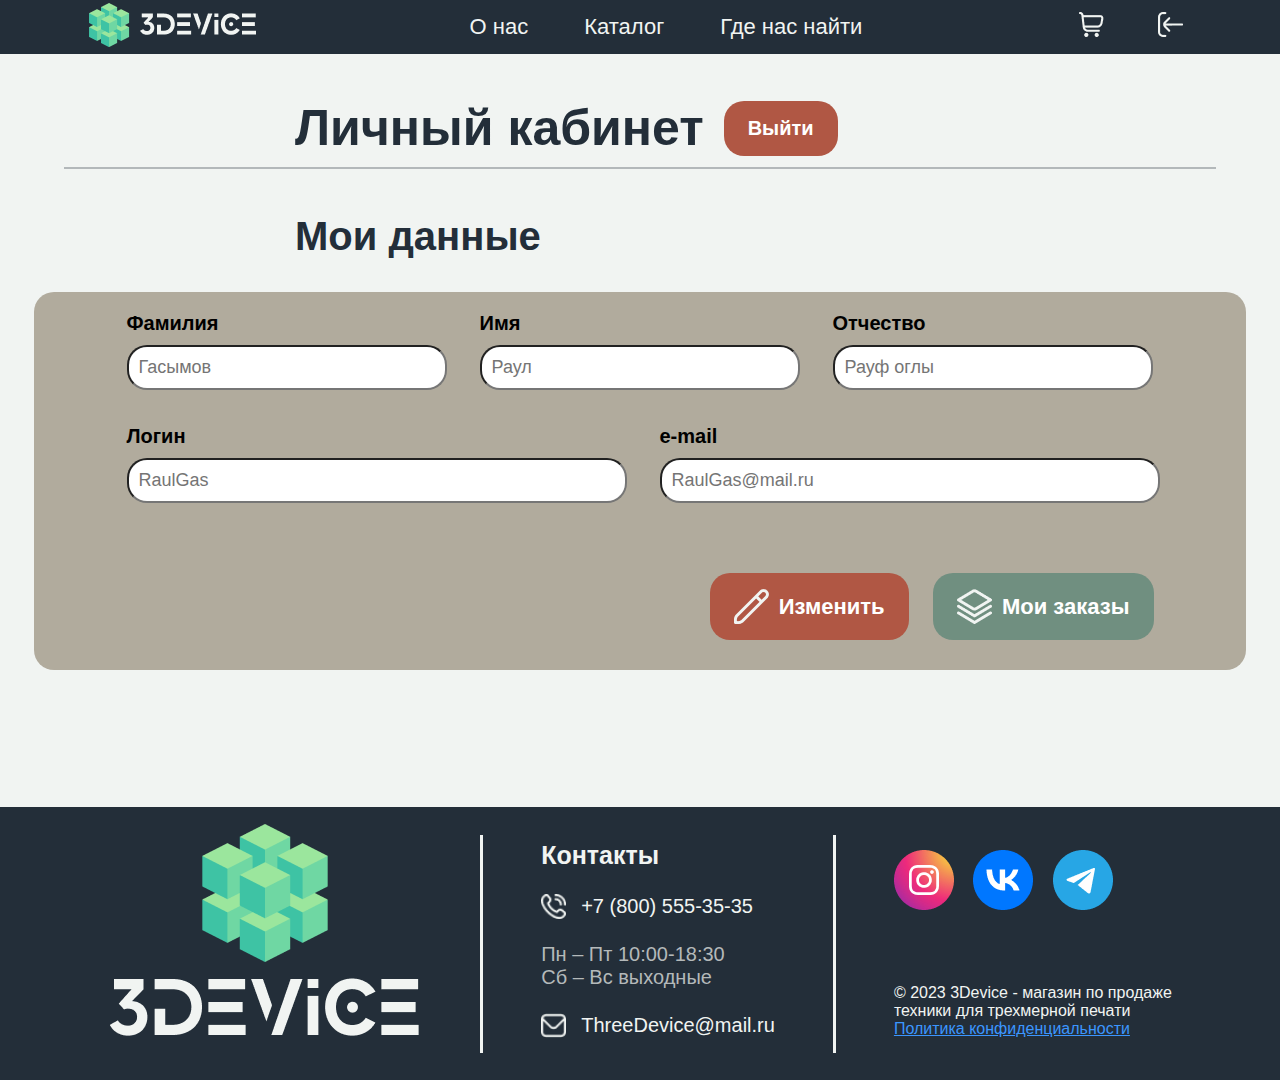
<file: личный кабинет.html>
<!DOCTYPE html>
<html lang="ru">
<head>
    <meta charset="UTF-8">
    <meta name="viewport" content="width=device-width, initial-scale=1.0">
    <title>Личный кабинет</title>
    <link rel="stylesheet" href="style/style_lk.css">
    <link rel="shortcut icon" href="image/лого иконка.png">
</head>
<body>
    <section class="layout">
        <div class="header">
            <div class="logo">
                <a href="index.html"><img src="image/Лого.png" alt="Логотип"></a>
            </div>
            <ul class="menu">
                <li><a href="о нас.html">О нас</a></li>
                <li><a href="каталог.html">Каталог</a></li>
                <li><a href="где нас найти.html">Где нас найти</a></li>
            </ul>
            <div class="icons">
                <a href="корзина.html"><img src="image/Корзина.png">
                </a>
                <a href="авторизация.html"><img src="image/Вход.png">
                </a>
            </div>
        </div>
        <div class="main">
          <div class="authorization">
            <div class="nazvanie">
              <div class="nazvanie1">
                <p class="text-nazvanie">Личный кабинет</p>
                <a href="о нас.html" class="btn">Выйти</a>
              </div>
            </div>
            <div class="linia_wrapper">
                <div class="linia_gor"></div>
            </div>
            <div class="nazvanie2">
              <p>Мои данные</p>
          </div>
            <div class="linia_wrapper">
                <div class="feedback">
                    <form class="form">
                        <div class="input-group">
                          <div class="text-input">
                            <label for="myInput" style="margin-bottom: 10px; font-size: 20px;">Фамилия</label>
                            <input type="text" id="name" name="name" placeholder="Гасымов" style="margin-right: 33px;">
                          </div>
                          <div class="text-input">
                            <label for="myInput" style="margin-bottom: 10px; font-size: 20px;">Имя</label>
                            <input type="text" id="contact" name="contact" placeholder="Раул" style="margin-right: 33px;">
                          </div>
                          <div class="text-input">
                            <label for="myInput" style="margin-bottom: 10px; font-size: 20px;">Отчество</label>
                            <input type="text" id="contact" name="contact" placeholder="Рауф оглы">
                          </div>
                        </div>
                        <div class="input-group1">
                          <div class="text-input">
                            <label for="myInput" style="margin-bottom: 10px; font-size: 20px;">Логин</label>
                                <input type="text" id="name" name="name" placeholder="RaulGas" style="margin-right: 33px; width: 500px;">
                          </div>
                          <div class="text-input">
                            <label for="myInput" style="margin-bottom: 10px; font-size: 20px;">e-mail</label>
                            <input type="text" id="contact" name="contact" placeholder="RaulGas@mail.ru" style="width: 500px;">
                          </div>
                        </div>
                        <div class="submit-button"> 
                            <a href="#" class="btn">
                              <div class="izmen">
                                <img src="image/карандаш.png">
                                <p style="margin-left: 10px; font-size: 22px;">Изменить</p>
                              </div>
                            </a>
                            <a href="заказы.html" class="btn" style="background-color: #708F80;">
                              <div class="izmen">
                                <img src="image/мои заказы.png">
                                <p style="margin-left: 10px; font-size: 22px;">Мои заказы</p>
                              </div>
                            </a>
                        </div>
                    </form>
                </div>
            </div>
        </div>
        </div>
        <div class="footer">
            <div class="logo_footer">
              <a href="index.html"><img src="image/Логофутер.png" alt="Логотип"></a>
            </div>
            <div class="linia"></div>
            <div class="contact">
              <p class="contact_nazvanie">Контакты</p>
              <div class="content" style="margin-bottom: 24px;">
                <img src="image/телефон.png" alt="Изображение 2" class="image_phone">
                <div class="phone_text" style="margin-left: 15px;">+7 (800) 555-35-35</div>
              </div>
              <div class="content" style="margin-bottom: 24px;">
                <div class="phone_text" style="color: #B4B9BA;">Пн – Пт 10:00-18:30<br>Сб – Вс выходные</div>
              </div>
              <div class="content" style="margin-bottom: 24px;">
                <img src="image/почта.png" alt="Изображение 2" class="image_phone">
                <div class="phone_text" style="margin-left: 15px;">ThreeDevice@mail.ru</div>
              </div>
            </div>
            <div class="linia"></div>
            <div class="social-text">
              <div class="social_media">
                <a href="#"><img src="image/инста.png"></a>
                <a href="#"><img src="image/вк.png"></a>
                <a href="#"><img src="image/телеграм.png"></a>
              </div>
              <div class="under_text">
                <p>© 2023 3Device - магазин по продаже<br>техники для трехмерной печати<br><a href="#">Политика конфиденциальности</a></div>
              </div>
            </div>
          </div>
    </section>
</body>
</html>
</file>
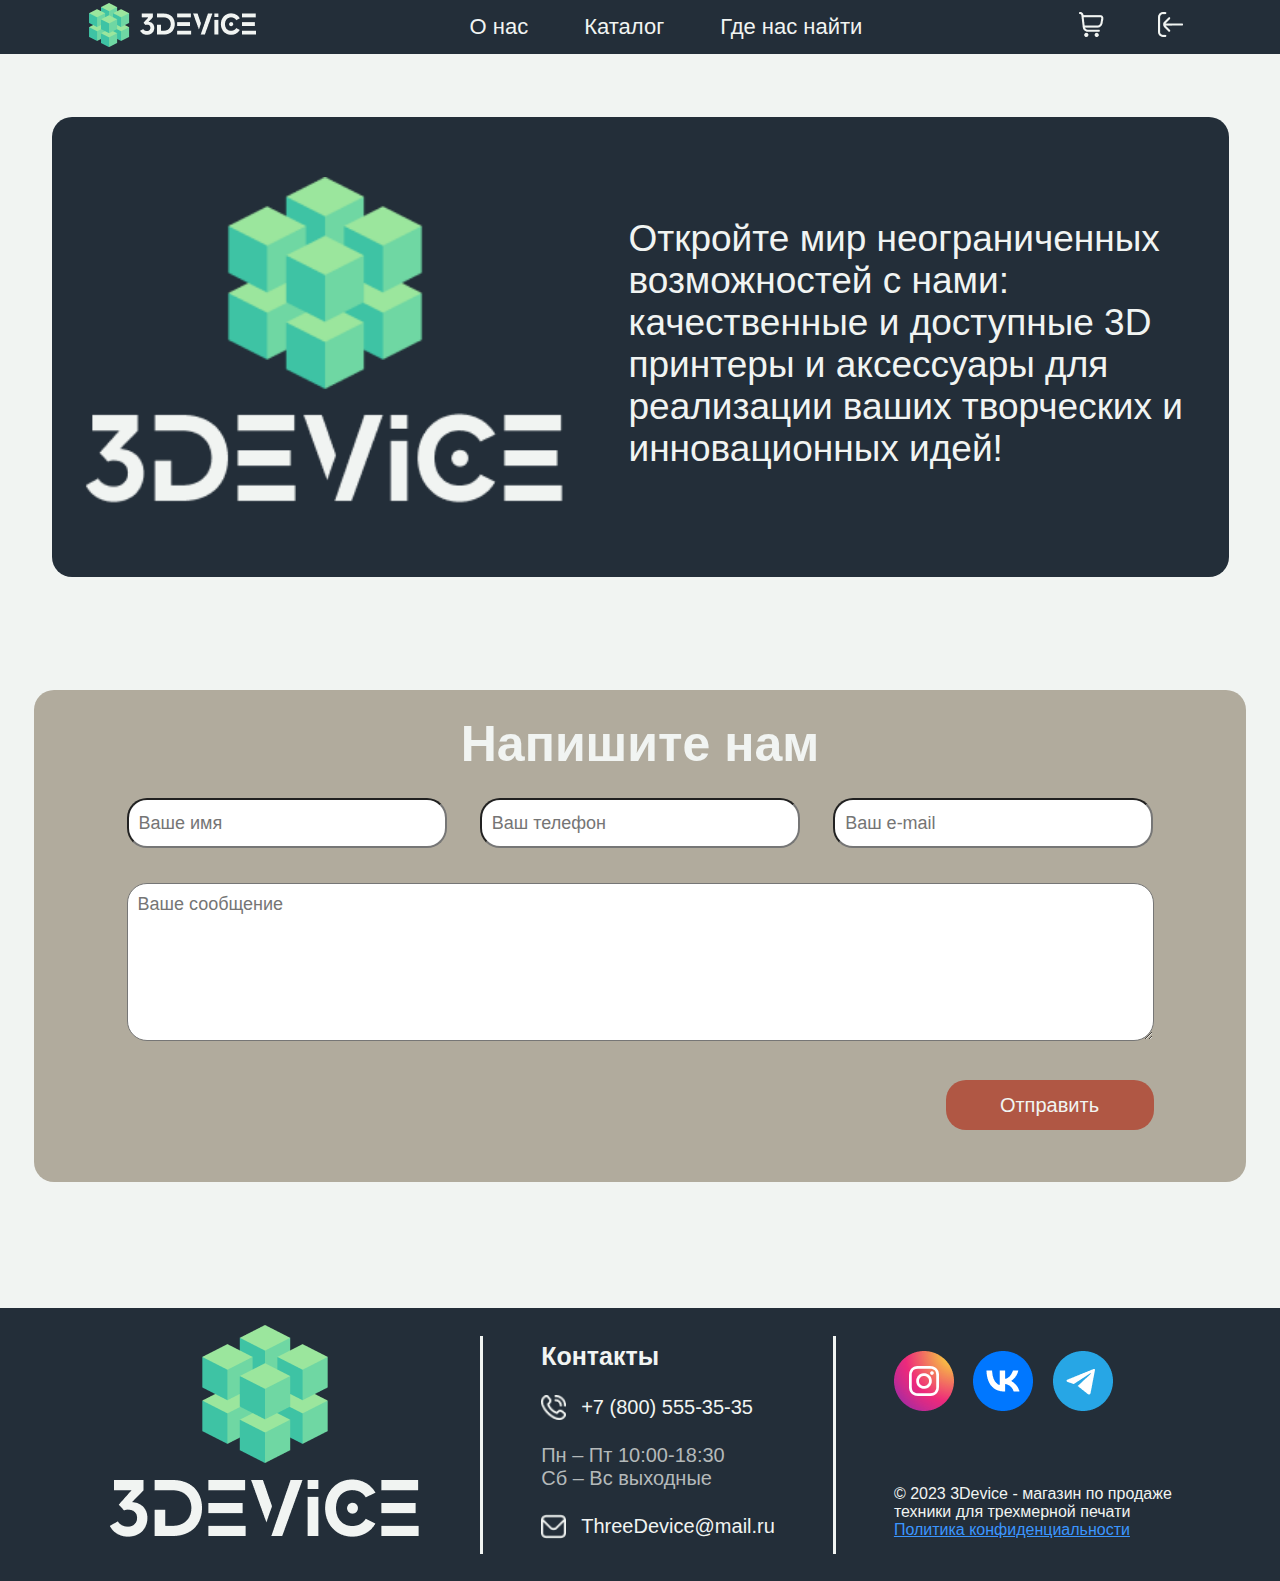
<file: о нас.html>
<!DOCTYPE html>
<html lang="ru">
<head>
    <meta charset="UTF-8">
    <meta name="viewport" content="width=device-width, initial-scale=1.0">
    <title>О нас</title>
    <link rel="stylesheet" href="style/style_o_nas.css">
    <link rel="shortcut icon" href="image/лого иконка.png">
</head>
<body>
    <section class="layout">
        <div class="header">
            <div class="logo">
                <a href="index.html"><img src="image/Лого.png" alt="Логотип"></a>
            </div>
            <ul class="menu">
                <li><a href="о нас.html">О нас</a></li>
                <li><a href="каталог.html">Каталог</a></li>
                <li><a href="где нас найти.html">Где нас найти</a></li>
            </ul>
            <div class="icons">
                <a href="корзина.html"><img src="image/Корзина.png">
                </a>
                <a href="авторизация.html"><img src="image/Вход.png">
                </a>
            </div>
        </div>
        <div class="main">
            <div class="o_nas">
                <div class="logo_main">
                    <a href="#"><img src="image/Логофутер.png" alt="Логотип"></a>
                    <p>Откройте мир неограниченных возможностей с нами: качественные и доступные 3D принтеры и аксессуары для реализации ваших творческих и инновационных идей!</p>
                  </div>
            </div>
            <div class="feedback">
                <form class="form">
                    <p>Напишите нам</p>
                    <div class="input-group">
                        <input type="text" id="name" name="name" placeholder="Ваше имя" style="margin-right: 33px;">
                        <input type="text" id="contact" name="contact" placeholder="Ваш телефон" style="margin-right: 33px;">
                        <input type="email" id="email" name="email" placeholder="Ваш e-mail">
                    </div>
                    <div>
                        <textarea id="message" name="message" placeholder="Ваше сообщение"></textarea>
                    </div>
                     <div class="submit-button"> 
                        <button>Отправить</button>
                    </div>
                </form>
            </div>
        </div>
        <div class="footer">
            <div class="logo_footer">
              <a href="index.html"><img src="image/Логофутер.png" alt="Логотип"></a>
            </div>
            <div class="linia"></div>
            <div class="contact">
              <p class="contact_nazvanie">Контакты</p>
              <div class="content" style="margin-bottom: 24px;">
                <img src="image/телефон.png" alt="Изображение 2" class="image_phone">
                <div class="phone_text" style="margin-left: 15px;">+7 (800) 555-35-35</div>
              </div>
              <div class="content" style="margin-bottom: 24px;">
                <div class="phone_text" style="color: #B4B9BA;">Пн – Пт 10:00-18:30<br>Сб – Вс выходные</div>
              </div>
              <div class="content" style="margin-bottom: 24px;">
                <img src="image/почта.png" alt="Изображение 2" class="image_phone">
                <div class="phone_text" style="margin-left: 15px;">ThreeDevice@mail.ru</div>
              </div>
            </div>
            <div class="linia"></div>
            <div class="social-text">
              <div class="social_media">
                <a href="#"><img src="image/инста.png"></a>
                <a href="#"><img src="image/вк.png"></a>
                <a href="#"><img src="image/телеграм.png"></a>
              </div>
              <div class="under_text">
                <p>© 2023 3Device - магазин по продаже<br>техники для трехмерной печати<br><a href="#">Политика конфиденциальности</a></div>
              </div>
            </div>
          </div>
    </section>
</body>
</html>
</file>
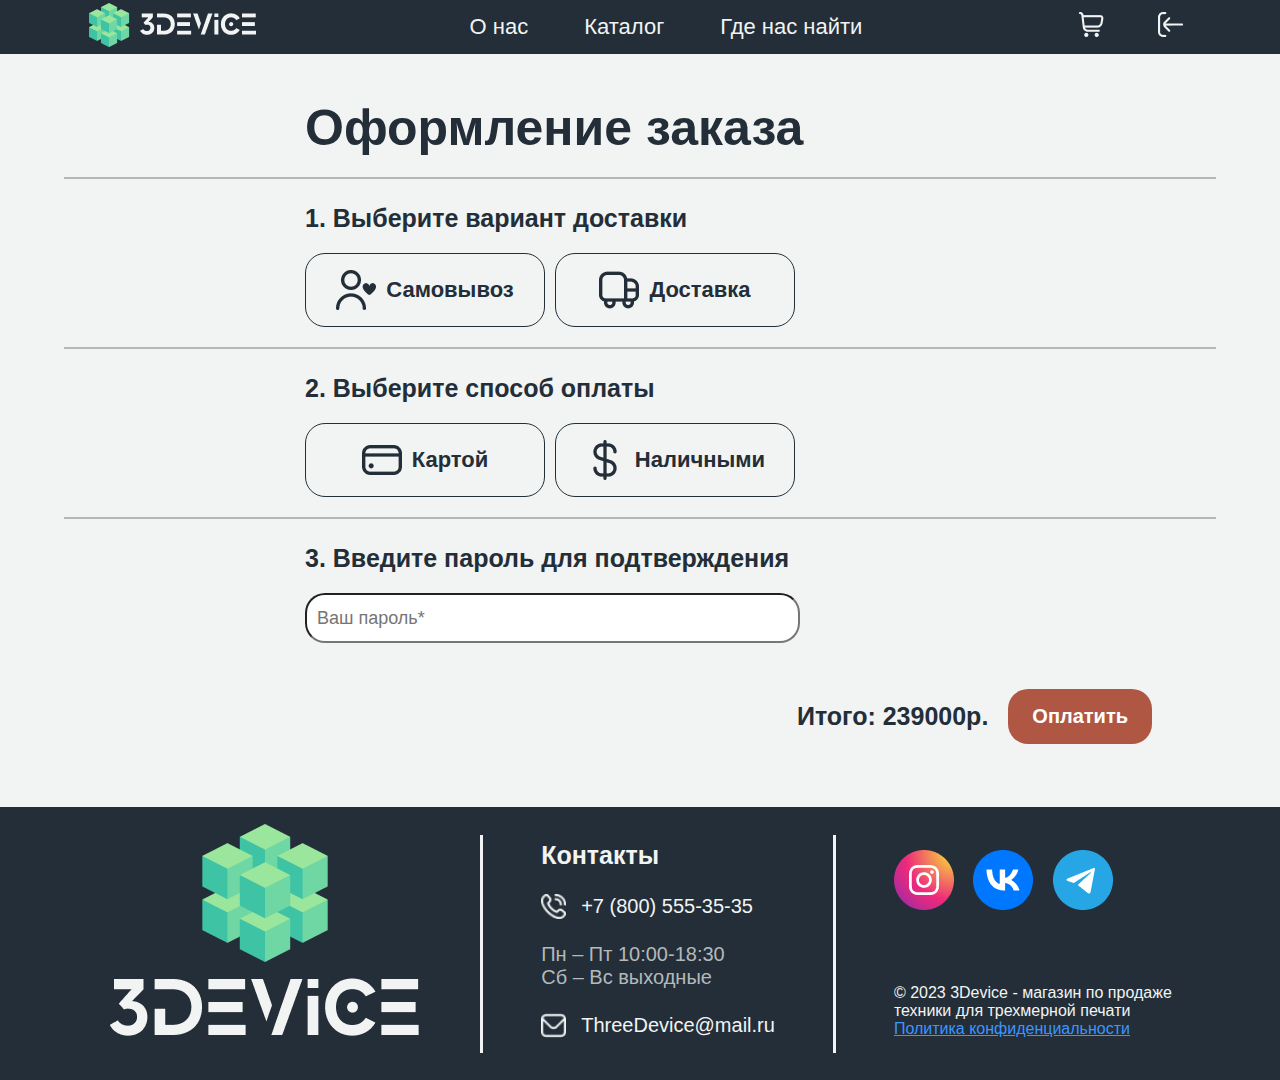
<file: оформление заказа.html>
<!DOCTYPE html>
<html lang="ru">
<head>
    <meta charset="UTF-8">
    <meta name="viewport" content="width=device-width, initial-scale=1.0">
    <title>Оформление заказа</title>
    <link rel="stylesheet" href="style/style_oformlenie.css">
    <link rel="shortcut icon" href="image/лого иконка.png">
</head>
<body>
    <section class="layout">
        <div class="header">
            <div class="logo">
                <a href="index.html"><img src="image/Лого.png" alt="Логотип"></a>
            </div>
            <ul class="menu">
                <li><a href="о нас.html">О нас</a></li>
                <li><a href="каталог.html">Каталог</a></li>
                <li><a href="где нас найти.html">Где нас найти</a></li>
            </ul>
            <div class="icons">
                <a href="корзина.html"><img src="image/Корзина.png">
                </a>
                <a href="авторизация.html"><img src="image/Вход.png">
                </a>
            </div>
        </div>
        <div class="main">
            <div class="authorization">
                <div class="nazvanie">
                    <p>Оформление заказа</p>
                </div>
                <div class="linia_wrapper">
                    <div class="linia_gor"></div>
                </div>
                <div class="submit-button">
                    <div class="text_vibor">
                        <p>1. Выберите вариант доставки</p>
                    </div>
                    <div class="vibor">
                        <div class="izmen">
                            <a href="#" class="btn">
                                <div class="izmen">
                                  <img src="image/самовывоз.png">
                                  <p>Самовывоз</p>
                                </div>
                            </a>
                        </div>
                        <div class="izmen">
                            <a href="#" class="btn">
                                <div class="izmen">
                                  <img src="image/доставка.png">
                                  <p>Доставка</p>
                                </div>
                            </a>
                        </div>
                    </div>
                </div>
                <div class="linia_wrapper">
                    <div class="linia_gor"></div>
                </div>
                <div class="submit-button">
                    <div class="text_vibor">
                        <p>2. Выберите способ оплаты</p>
                    </div>
                    <div class="vibor">
                        <div class="izmen">
                            <a href="#" class="btn">
                                <div class="izmen">
                                  <img src="image/карта.png">
                                  <p>Картой</p>
                                </div>
                            </a>
                        </div>
                        <div class="izmen">
                            <a href="#" class="btn">
                                <div class="izmen">
                                  <img src="image/наличные.png">
                                  <p>Наличными</p>
                                </div>
                            </a>
                        </div>
                    </div>
                </div>
                <div class="linia_wrapper">
                    <div class="linia_gor"></div>
                </div>
                <div class="submit-button">
                    <div class="text_vibor">
                        <p>3. Введите пароль для подтверждения</p>
                    </div>
                    <div class="input-group">
                        <input type="password" id="contact" name="contact" placeholder="Ваш пароль*">
                    </div>
                </div>
                <div class="buttons">
                    <div class="total-price">
                        <p id="totalPrice">Итого: 239000р.</p>
                        <a href="#" class="button">Оплатить</a>
                    </div>
                </div>
            </div>
        </div>
        <div class="footer">
            <div class="logo_footer">
              <a href="index.html"><img src="image/Логофутер.png" alt="Логотип"></a>
            </div>
            <div class="linia"></div>
            <div class="contact">
              <p class="contact_nazvanie">Контакты</p>
              <div class="content" style="margin-bottom: 24px;">
                <img src="image/телефон.png" alt="Изображение 2" class="image_phone">
                <div class="phone_text" style="margin-left: 15px;">+7 (800) 555-35-35</div>
              </div>
              <div class="content" style="margin-bottom: 24px;">
                <div class="phone_text" style="color: #B4B9BA;">Пн – Пт 10:00-18:30<br>Сб – Вс выходные</div>
              </div>
              <div class="content" style="margin-bottom: 24px;">
                <img src="image/почта.png" alt="Изображение 2" class="image_phone">
                <div class="phone_text" style="margin-left: 15px;">ThreeDevice@mail.ru</div>
              </div>
            </div>
            <div class="linia"></div>
            <div class="social-text">
              <div class="social_media">
                <a href="#"><img src="image/инста.png"></a>
                <a href="#"><img src="image/вк.png"></a>
                <a href="#"><img src="image/телеграм.png"></a>
              </div>
              <div class="under_text">
                <p>© 2023 3Device - магазин по продаже<br>техники для трехмерной печати<br><a href="#">Политика конфиденциальности</a></div>
              </div>
            </div>
          </div>
    </section>
</body>
</html>
</file>
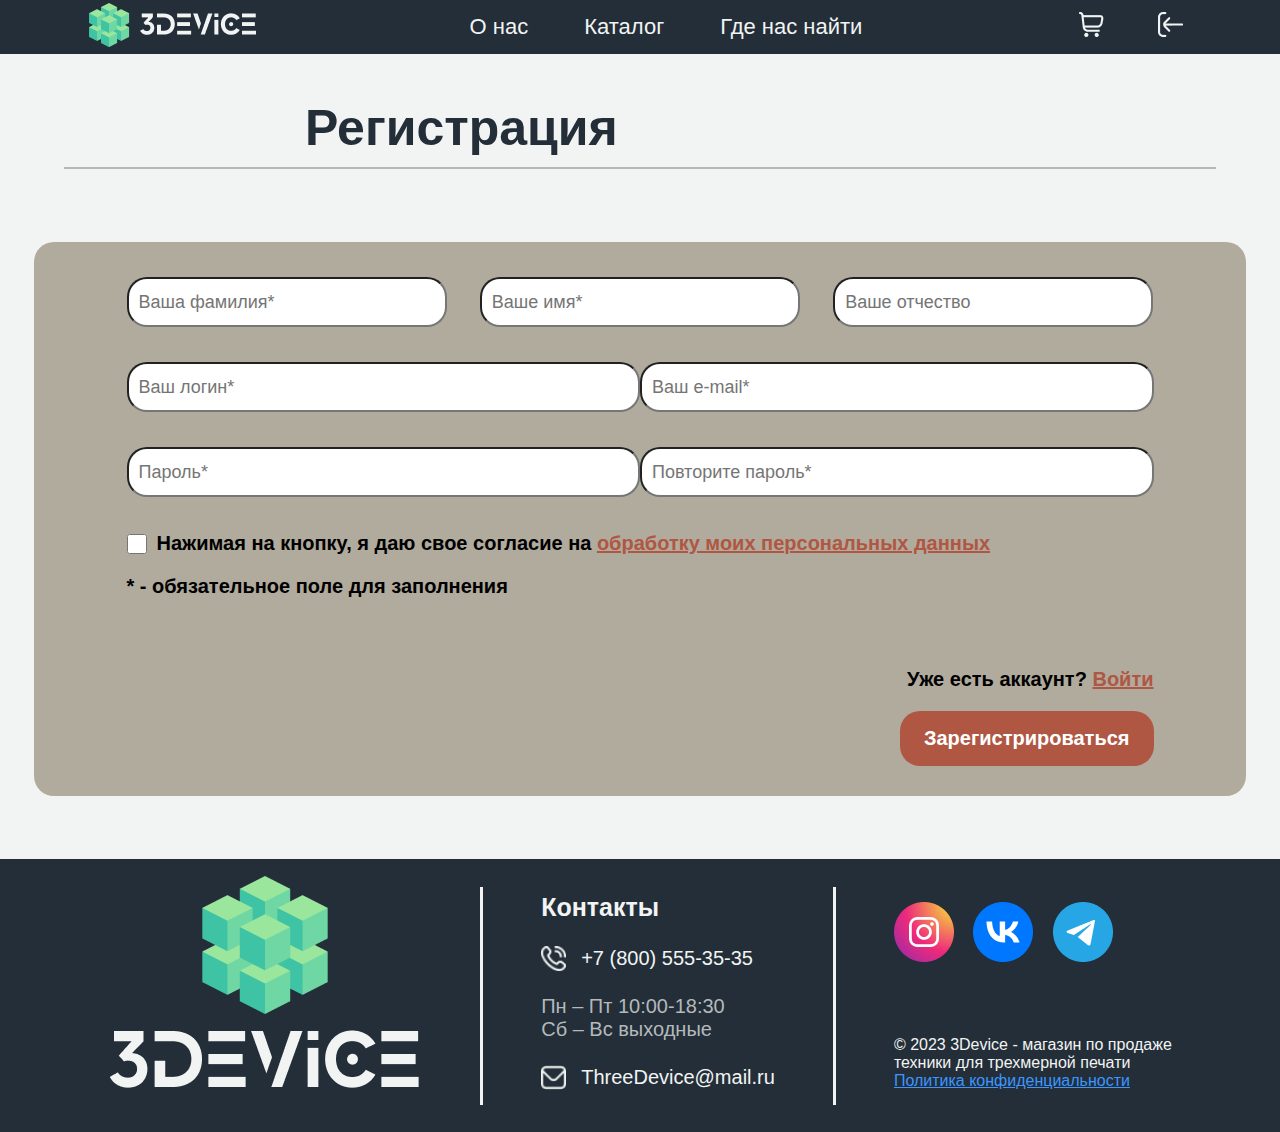
<file: регистрация.html>
<!DOCTYPE html>
<html lang="ru">
<head>
    <meta charset="UTF-8">
    <meta name="viewport" content="width=device-width, initial-scale=1.0">
    <title>Регистрация</title>
    <link rel="stylesheet" href="style/style_authorization.css">
    <link rel="shortcut icon" href="image/лого иконка.png">
</head>
<body>
    <section class="layout">
        <div class="header">
            <div class="logo">
                <a href="index.html"><img src="image/Лого.png" alt="Логотип"></a>
            </div>
            <ul class="menu">
                <li><a href="о нас.html">О нас</a></li>
                <li><a href="каталог.html">Каталог</a></li>
                <li><a href="где нас найти.html">Где нас найти</a></li>
            </ul>
            <div class="icons">
                <a href="корзина.html"><img src="image/Корзина.png">
                </a>
                <a href="авторизация.html"><img src="image/Вход.png">
                </a>
            </div>
        </div>
        <div class="main">
            <div class="authorization">
                <div class="nazvanie">
                    <p>Регистрация</p>
                </div>
                <div class="linia_wrapper">
                    <div class="linia_gor"></div>
                </div>
                <div class="linia_wrapper">
                    <div class="feedback">
                        <form class="form">
                            <div class="input-group" style="padding-top: 15px;">
                                <input type="text" id="name" name="name" placeholder="Ваша фамилия*" style="margin-right: 33px;">
                                <input type="text" id="contact" name="contact" placeholder="Ваше имя*" style="margin-right: 33px;">
                                <input type="text" id="contact" name="contact" placeholder="Ваше отчество">
                            </div>
                            <div class="input-group">
                                <input type="text" id="login" name="login" placeholder="Ваш логин*" style="flex-basis: 400px;" style="margin-right: 33px;">
                                <input type="email" id="email" name="email" placeholder="Ваш e-mail*" style="flex-basis: 400px;">
                            </div>
                            <div class="input-group">
                                <input type="password" id="password" name="password" placeholder="Пароль*" style="flex-basis: 400px;" style="margin-right: 33px;">
                                <input type="password" id="password" name="password" placeholder="Повторите пароль*" style="flex-basis: 400px;">
                            </div>
                            <div class="checkbox-container">
                                <input type="checkbox" id="myCheckbox">
                                <label>Нажимая на кнопку, я даю свое согласие на <a href="#" style="color: #B05744;">обработку моих персональных данных</a></label>
                            </div>
                            <label style="font-size: 20px; font-weight: 600; margin-top: 20px;">* - обязательное поле для заполнения</label>
                            <div class="submit-button"> 
                                <label style="font-size: 20px; font-weight: 600; margin-bottom: 20px;">Уже есть аккаунт? <a href="авторизация.html" style="color: #B05744;">Войти</a></label>
                                <a href="авторизация.html" class="btn">Зарегистрироваться</a>
                            </div>
                        </form>
                    </div>
                </div>
            </div>
        </div>
        <div class="footer">
            <div class="logo_footer">
              <a href="index.html"><img src="image/Логофутер.png" alt="Логотип"></a>
            </div>
            <div class="linia"></div>
            <div class="contact">
              <p class="contact_nazvanie">Контакты</p>
              <div class="content" style="margin-bottom: 24px;">
                <img src="image/телефон.png" alt="Изображение 2" class="image_phone">
                <div class="phone_text" style="margin-left: 15px;">+7 (800) 555-35-35</div>
              </div>
              <div class="content" style="margin-bottom: 24px;">
                <div class="phone_text" style="color: #B4B9BA;">Пн – Пт 10:00-18:30<br>Сб – Вс выходные</div>
              </div>
              <div class="content" style="margin-bottom: 24px;">
                <img src="image/почта.png" alt="Изображение 2" class="image_phone">
                <div class="phone_text" style="margin-left: 15px;">ThreeDevice@mail.ru</div>
              </div>
            </div>
            <div class="linia"></div>
            <div class="social-text">
              <div class="social_media">
                <a href="#"><img src="image/инста.png"></a>
                <a href="#"><img src="image/вк.png"></a>
                <a href="#"><img src="image/телеграм.png"></a>
              </div>
              <div class="under_text">
                <p>© 2023 3Device - магазин по продаже<br>техники для трехмерной печати<br><a href="#">Политика конфиденциальности</a></div>
              </div>
            </div>
          </div>
    </section>
</body>
</html>
</file>
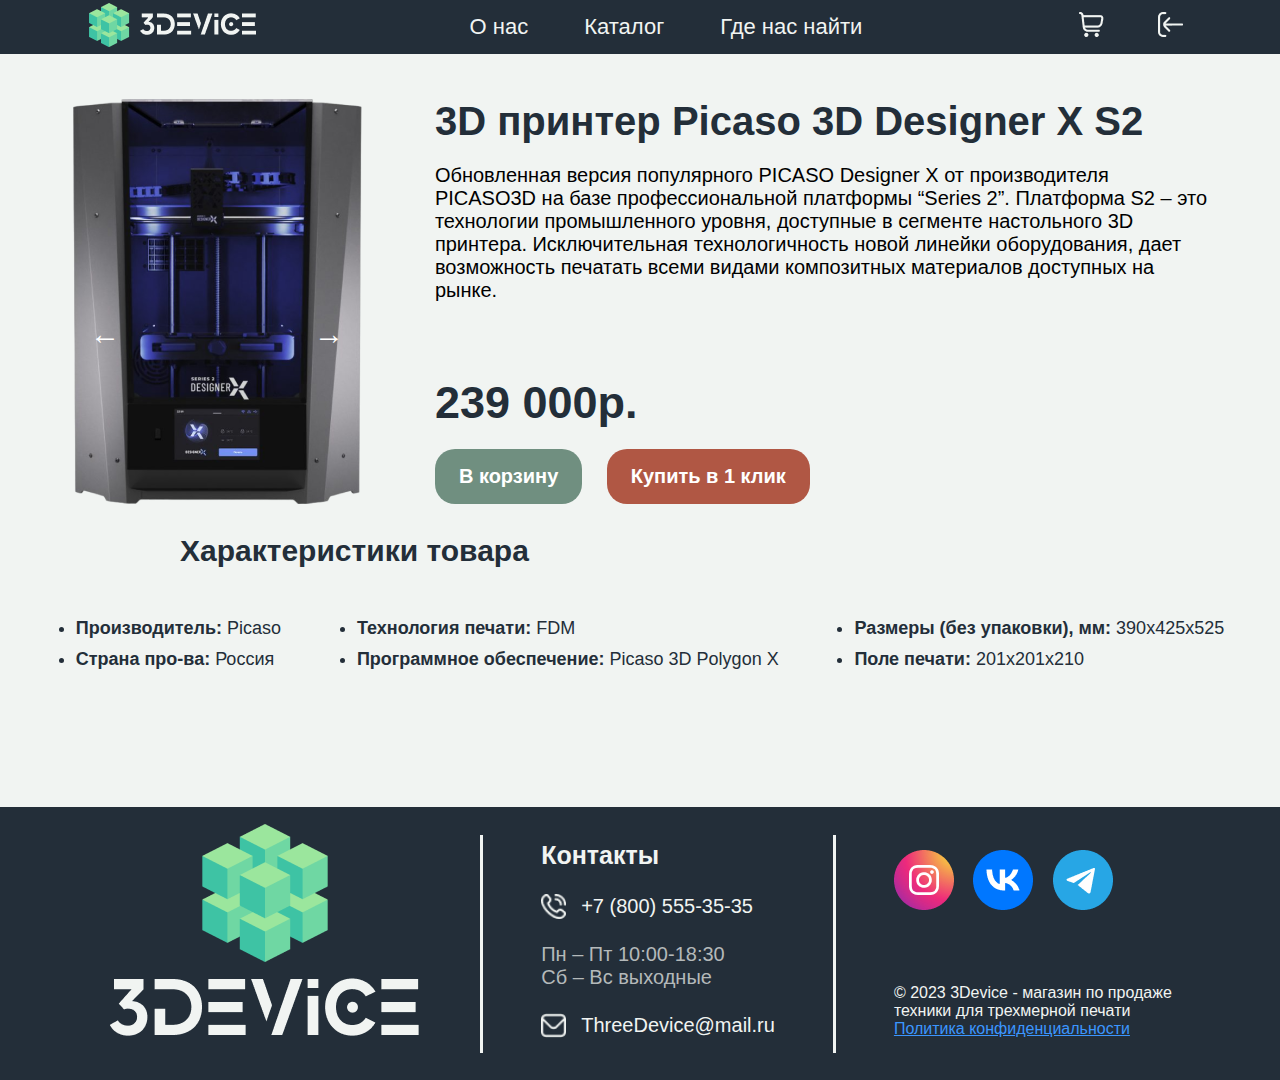
<file: товар.html>
<!DOCTYPE html>
<html lang="ru">
<head>
    <meta charset="UTF-8">
    <meta name="viewport" content="width=device-width, initial-scale=1.0">
    <title>3D принтер Picaso 3D Designer X S2</title>
        <link rel="stylesheet" href="style/style_tovar.css">
        <link rel="shortcut icon" href="image/лого иконка.png">
</head>
<body>
    <section class="layout">
        <div class="header">
            <div class="logo">
                <a href="index.html"><img src="image/Лого.png" alt="Логотип"></a>
            </div>
            <ul class="menu">
                <li><a href="о нас.html">О нас</a></li>
                <li><a href="каталог.html">Каталог</a></li>
                <li><a href="где нас найти.html">Где нас найти</a></li>
            </ul>
            <div class="icons">
                <a href="корзина.html"><img src="image/Корзина.png">
                </a>
                <a href="авторизация.html"><img src="image/Вход.png">
                </a>
            </div>
        </div>
        <div class="main">
            <section class="carta_tovar">
                <div class="main">
                    <div class="product">
                        <div class="product-image">
                            <i>
                                <input checked type="radio" name="s" style="background-image: url('image/3d-printer-PhotoRoom\ 2.png');" title="Random Picture 1">
                                <input type="radio" name="s" style="background-image: url('image/3d\ printer\ picaso\ 3d\ designer\ x\ s2\ 2.png');" title="Random Picture 2">
                            </i>                        
                        </div>
                        <div class="product-details">
                            <h1>3D принтер Picaso 3D Designer X S2</h1>
                            <p>Обновленная версия популярного PICASO Designer X от производителя<br>PICASO3D на базе профессиональной платформы “Series 2”. Платформа S2 – это<br>технологии промышленного уровня, доступные в сегменте настольного 3D<br>принтера. Исключительная технологичность новой линейки оборудования, дает<br>возможность печатать всеми видами композитных материалов доступных на<br>рынке.</p>
                            <div class="buttons">
                                <p>239 000p.</p>
                                <a href="#" class="button1">В корзину</a>
                                <a href="оформление заказа.html" class="button">Купить в 1 клик</a>
                            </div>
                        </div>
                    </div>
                    <div class="characteristics_nazvanie">
                        <h2>Характеристики товара</h2>
                    </div>
                    <div class="characteristics">
                        <ul>
                            <li><strong>Производитель: </strong>Picaso</li>
                            <li><strong>Страна про-ва: </strong>Россия</li>
                        </ul>
                        <ul>
                            <li><strong>Технология печати: </strong>FDM</li>
                            <li><strong>Программное обеспечение: </strong>Picaso 3D Polygon X</li>
                        </ul>
                        <ul>
                            <li><strong>Размеры (без упаковки), мм: </strong>390x425x525</li>
                            <li><strong>Поле печати: </strong>201х201х210</li>
                        </ul>
                    </div>
                </div>
            </section>
        </div>
        <div class="footer">
            <div class="logo_footer">
              <a href="index.html"><img src="image/Логофутер.png" alt="Логотип"></a>
            </div>
            <div class="linia"></div>
            <div class="contact">
              <p class="contact_nazvanie">Контакты</p>
              <div class="content" style="margin-bottom: 24px;">
                <img src="image/телефон.png" alt="Изображение 2" class="image_phone">
                <div class="phone_text" style="margin-left: 15px;">+7 (800) 555-35-35</div>
              </div>
              <div class="content" style="margin-bottom: 24px;">
                <div class="phone_text" style="color: #B4B9BA;">Пн – Пт 10:00-18:30<br>Сб – Вс выходные</div>
              </div>
              <div class="content" style="margin-bottom: 24px;">
                <img src="image/почта.png" alt="Изображение 2" class="image_phone">
                <div class="phone_text" style="margin-left: 15px;">ThreeDevice@mail.ru</div>
              </div>
            </div>
            <div class="linia"></div>
            <div class="social-text">
              <div class="social_media">
                <a href="#"><img src="image/инста.png"></a>
                <a href="#"><img src="image/вк.png"></a>
                <a href="#"><img src="image/телеграм.png"></a>
              </div>
              <div class="under_text">
                <p>© 2023 3Device - магазин по продаже<br>техники для трехмерной печати<br><a href="#">Политика конфиденциальности</a></div>
              </div>
            </div>
          </div>
    </section>
</body>
</html>
</file>
<file: style/style_authorization.css>
html * {
    box-sizing: border-box;
    margin: 0;
    padding: 0;
    font-family: sans-serif;
}

body {
    margin: 0;
    background-color: #F1F4F2;
}

/*-- стили для гридов */
.layout {
    width: 100%;
    height: 1080px;
    display: grid;
    grid: "header" auto "main" 1fr "footer" auto / 1fr;
}

.header {
    grid-area: header;
    background-color: #232E39;
    display: flex;
    justify-content: space-between;
    align-items: center;
    font-size: 22px;
}

.main {
    grid-area: main;
}

/* стили для шапки */
nav {
    display: flex;
    justify-content: space-between;
    align-items: center;
}

.logo img {
    margin-top: 3px;
    margin-left: 87px;
}

.menu {
    list-style-type: none;
    margin: 0;
    padding: 0;
    display: flex;
    justify-content: center;
}

.menu li {
    display: inline-block;
}

.menu a {
    display: block;
    padding: 10px;
    text-decoration: none;
    color: #F1F4F2;
    margin-left: 36px;
}

.menu a:hover {
    background-color: #F1F4F2;
    color: #6DBF97;
    border-radius: 10px;
}

.icons {
    display: flex;
    margin-right: 87px;
}

.icons a {
    margin-left: 34px;
    padding: 10px;
}

.icons a:hover {
    background-color: #6DBF97;
    border-radius: 10px;
}

/*-- стили для мейна */

/*-- стили для названия и линии */
.authorization {
    width: 100%;
    display: flex;
    align-items: flex-start;
    flex-direction: column;
    justify-content: flex-start;
}

.nazvanie{
    font-weight: 700;
    font-size: 50px;
    margin-left: 305px;
    margin-top: 45px;
    color: #232E39;
}

.linia_wrapper{
    width: 100%;
    display: flex;
    justify-content: center;
    margin-top: 10px;
}

.linia_gor{
    width: 90%;
    height: 2px;
    background-color: rgba(35, 46, 57, 0.30);
}

/*-- стили для формы обратной связи */
.feedback{
    background-color: #B1AB9D;
    border-radius: 20px;
    margin-top: 63px;
    width: 1212px;
    height: auto;
}

.form {
    width: 1027px;
    margin: 0 auto;
}

.input-group {
    display: flex;
    margin-top: 20px;
    margin-bottom: 35px;
}

.input-group1 {
    display: flex;
    align-items: center;
}

.text_input {
    margin-left: 100px;
    font-size: 20px;
    font-weight: 500;
    color: black;

}

.input-group input {
    flex: 1;
}

.input-group1 input {
    flex: 0.5;
}

.checkbox-container input[type="checkbox"] {
  width: 20px;
  height: 20px;
}

.checkbox-container {
  display: flex;
  align-items: center;
  margin-top: 30px;
}

.checkbox-container input[type="checkbox"] {
  width: 20px;
  height: 20px;
}

.checkbox-container label {
  margin-left: 10px;
  font-size: 20px;
}

label {
    display: block;
    font-weight: bold;
}

input[type="text"],
input[type="email"],
input[type="password"]{
    width: 495px;
    height: 50px;
    border-radius: 20px;
    padding: 10px;
    font-size: 18px;
}

textarea {
    width: 1027px;
    height: 158px;
    border-radius: 20px;
    padding: 10px;
    font-size: 18px;
    margin-bottom: 35px;
}

button {
    padding: 10px 20px;
    background-color: #B05744;
    color: #F1F4F2;
    border: none;
    cursor: pointer;
    width: 168px;
    height: 50px;
    border-radius: 20px;
    font-size: 23px;
    font-weight: 600;
}

.submit-button {
    text-align: right;
    margin-top: 70px;
    margin-bottom: 30px;
}

.submit-button span{
    margin-right: 10px;
    font-size: 20px;
}

.btn:hover {
    background-color: #c8634d;
}

.btn{
    display: inline-block; /* Строчно-блочный элемент */
    background: #B05744; /* Серый цвет фона */
    color: #fff; /* Белый цвет текста */
    padding: 1rem 1.5rem; /* Поля вокруг текста */
    text-decoration: none; /* Убираем подчёркивание */
    border-radius: 20px; /* Скругляем уголки */
    font-size: 20px;
    font-weight: 600;
    width: auto;
    text-align: center;
}

/*-- стили для подвала */
.footer {
    grid-area: footer;
    margin-top: 63px;
    background-color: #232E39;
    width: 100%;
    display: flex;
    align-items: center;
    justify-items: center;
    justify-content: center;
}

.logo_footer img{
     margin-top: 17px;
     margin-bottom: 22px;
}

.linia{
    background-color: #F1F4F2;
    width: 3px;
    height: 218px;
    margin-left: 58px;
    margin-right: 58px;
    align-items: center;
}


.footer p{
    color: #F1F4F2;
}

.phone_text{
    color: #F1F4F2;
    font-size: 20px;
}

.contact{
    margin-top: 15px;
}

.contact_nazvanie{
    font-weight: 700;
    font-size: 25px;
    margin-bottom: 24px;
}

.image_phone{
    width: 25px;
    height: 25px;
}

.social_media a{
    margin-right: 15px;
}

.social_media {
    margin-bottom: 70px;
}

.under_text a{
    color: #3B96FF;
}

.under_text{
    margin-top: 20px;
}

.content {
    display: flex;
    align-items: center;
}
</file>
<file: style/style_admin.css>
@font-face {
    font-family:'ABeeZee'; 
    src: url(font\ABeeZee-Regular.ttf); 
}

@font-face {
	font-family: 'ABeeZee';
	font-style: normal;
	font-weight: normal;
	src: local('ABeeZee'),
		url(font/ABeeZee-Regular.ttf) format('ttf'),
}

body {
    font-family:'Segoe UI', Tahoma, Geneva, Verdana, sans-serif;
    margin: 0;
}

html {
  overflow-x: hidden;
}

nav{
    margin: 0 auto;
    margin: 0;
    width: 100%;
    height: 170px;
    display: flex;
    justify-content: space-between;
    align-items: center;
    font-family: 'Segoe UI', Tahoma, Geneva, Verdana, sans-serif;
    background-color: rgba(217, 217, 217, 1);
  }
  
  .menu{
    display: flex;
    list-style: none;
    padding: 0;
    margin: 0;
    align-items: center;
    justify-content: center;
    font-size: 14px;
  }
  
  .menu li{
    margin-right: 20px;
  }
  
  .menu li a{
    text-decoration: none;
    color: #000000;
    font-size: 14px;
  }
  
  table {
    width: 100%;
    height: 100%;
    border-collapse: collapse;
    font-size: 24px;
  }

  th, td {
    width: 16.66%;
    padding: 40px;
    text-align: center;
  }

  tr:nth-child(even) {
    background-color: rgba(217, 217, 217, 1);
  }

  td:not(:last-child) {
    border-right: 1px solid black;
  }
</file>
<file: style/style_gnn.css>
html * {
    box-sizing: border-box;
    margin: 0;
    padding: 0;
    font-family: sans-serif;
}

body {
    margin: 0;
    background-color: #F1F4F2;
}

/*-- стили для гридов */
.layout {
    width: 100%;
    height: 1080px;
    display: grid;
    grid: "header" auto "main" 1fr "footer" auto / 1fr;
}

.header {
    grid-area: header;
    background-color: #232E39;
    display: flex;
    justify-content: space-between;
    align-items: center;
    font-size: 22px;
}

.main {
    grid-area: main;
}

/* стили для шапки */
nav {
    display: flex;
    justify-content: space-between;
    align-items: center;
}

.logo img {
    margin-top: 3px;
    margin-left: 87px;
}

.menu {
    list-style-type: none;
    margin: 0;
    padding: 0;
    display: flex;
    justify-content: center;
}

.menu li {
    display: inline-block;
}

.menu a {
    display: block;
    padding: 10px;
    text-decoration: none;
    color: #F1F4F2;
    margin-left: 36px;
}

.menu a:hover {
    background-color: #F1F4F2;
    color: #6DBF97;
    border-radius: 10px;
}

.icons {
    display: flex;
    margin-right: 87px;
}

.icons a {
    margin-left: 34px;
    padding: 10px;
}

.icons a:hover {
    background-color: #6DBF97;
    border-radius: 10px;
}

/*-- стили для мейна */

/*-- стиили для инфы*/
.container{
    display: flex;
    margin-top: 45px;
    justify-content: space-evenly;
}

.info{
    width: 289px;
    border-radius: 20px;
    background-color: #232E39;
    align-items: flex-start;
}

.filter1 {
    display: flex;
    flex-direction: column;
    justify-content: space-between;
    width: 300px;
    height: 460px;
    margin-left: 23px;
    padding-top: 23px;
    /* Задайте высоту контейнера по своему усмотрению */
}

.filter1>* {
    margin-bottom: 10px;
    /* Задайте желаемое расстояние между элементами */
}

.info_nazvanie{
    font-weight: 700;
    font-size: 25px;
    margin-bottom: 24px;
    color: #F1F4F2;
}

.info_media img{
    height: 50px;
}

.info_media a{
    margin-right: 10px;
}

/*-- стили для карты */
.maps {
    width: 1300px;
    height: 460px;
    border-radius: 20px;
}

/*-- стили для подвала */
.footer {
    grid-area: footer;
    margin-top: 63px;
    background-color: #232E39;
    width: 100%;
    display: flex;
    align-items: center;
    justify-items: center;
    justify-content: center;
}

.logo_footer img{
     margin-top: 17px;
     margin-bottom: 22px;
}

.linia{
    background-color: #F1F4F2;
    width: 3px;
    height: 218px;
    margin-left: 58px;
    margin-right: 58px;
    align-items: center;
}


.footer p{
    color: #F1F4F2;
}

.phone_text{
    color: #F1F4F2;
    font-size: 20px;
}

.contact{
    margin-top: 15px;
}

.contact_nazvanie{
    font-weight: 700;
    font-size: 25px;
    margin-bottom: 24px;
}

.image_phone{
    width: 25px;
    height: 25px;
}

.social_media a{
    margin-right: 15px;
}

.social_media {
    margin-bottom: 70px;
}

.under_text a{
    color: #3B96FF;
}

.under_text{
    margin-top: 20px;
}

.content {
    display: flex;
    align-items: center;
}
</file>
<file: style/style_zakaz.css>
html * {
    box-sizing: border-box;
    margin: 0;
    padding: 0;
    font-family: sans-serif;
}

body {
    margin: 0;
    background-color: #F1F4F2;
}

/*-- стили для гридов */
.layout {
    width: 100%;
    height: 1080px;
    display: grid;
    grid: "header" auto "main" 1fr "footer" auto / 1fr;
}

.header {
    grid-area: header;
    background-color: #232E39;
    display: flex;
    justify-content: space-between;
    align-items: center;
    font-size: 22px;
}

.main {
    grid-area: main;
    display: flex;
    justify-content: center;
}

/* стили для шапки */
nav {
    display: flex;
    justify-content: space-between;
    align-items: center;
}

.logo img {
    margin-top: 3px;
    margin-left: 87px;
}

.menu {
    list-style-type: none;
    margin: 0;
    padding: 0;
    display: flex;
    justify-content: center;
}

.menu li {
    display: inline-block;
}

.menu a {
    display: block;
    padding: 10px;
    text-decoration: none;
    color: #F1F4F2;
    margin-left: 36px;
}

.menu a:hover {
    background-color: #F1F4F2;
    color: #6DBF97;
    border-radius: 10px;
}

.icons {
    display: flex;
    margin-right: 87px;
}

.icons a {
    margin-left: 34px;
    padding: 10px;
}

.icons a:hover {
    background-color: #6DBF97;
    border-radius: 10px;
}

/*-- стили для мейна */

/*-- стили для названия и линии */
.authorization {
    width: 100%;
    display: flex;
    align-items: flex-start;
    flex-direction: column;
    justify-content: flex-start;
}

.nazvanie{
    font-weight: 700;
    font-size: 50px;
    margin-left: 305px;
    margin-top: 45px;
    color: #232E39;
}

.linia_wrapper{
    width: 100%;
    display: flex;
    justify-content: center;
    margin-top: 10px;
}

.linia_gor{
    width: 90%;
    height: 2px;
    background-color: rgba(35, 46, 57, 0.30);
}

.naimenovanie li{
    display: inline-block;
}

/*-- стили для товара в корзине */
.korzina{
    display: flex;
    justify-content: center;
    width: 100%;
    height: 80%;
    flex-direction: column;
}

.tovar{
    display: flex;
    width: 100%;
    justify-content: center;
}

.product {
    display: flex;
    width: 80%;
    align-items: center;
    margin-top: 20px;
    color: #232E39;
    justify-content: space-evenly;
}

.product-image {
    flex: 0 0 100px;
    margin-right: 20px;
}

.product-image img {
    width: 150px;
    height: auto;
}

.product-details {
    display: flex;
    justify-content: space-evenly;
}

.product-details h2 {
    margin: 0;
    max-width: 282px;
}

.product-details p {
    margin: 5px 0;
    font-size: 25px;
    font-weight: 700;
}

.product-quantity {
    align-items: center;
    flex: 0 0 100px;
    text-align: center;
    display: flex;
}

.product-quantity input {
    width: 50px;
    text-align: center;
}

.buttons {
    width: 90%;
    display: flex;
    justify-content: end;
    margin-top: auto;
}

.total-price {
    margin-top: 20px;
    font-size: 25px;
    font-weight: 600;
    display: flex;
    align-items: center;
    color: #232E39;
}

.total-price p {
    margin-right: 20px;
}

.button{
    display: inline-block; /* Строчно-блочный элемент */
    background: #B05744; /* Серый цвет фона */
    color: #fff; /* Белый цвет текста */
    padding: 1rem 1.5rem; /* Поля вокруг текста */
    text-decoration: none; /* Убираем подчёркивание */
    border-radius: 20px; /* Скругляем уголки */
    font-size: 20px;
    font-weight: 600;
    width: auto;
    text-align: center;
}

.button:hover {
    background-color: #c8634d;
}



/*-- стили для подвала */
.footer {
    grid-area: footer;
    margin-top: 63px;
    background-color: #232E39;
    width: 100%;
    display: flex;
    align-items: center;
    justify-items: center;
    justify-content: center;
}

.logo_footer img{
     margin-top: 17px;
     margin-bottom: 22px;
}

.linia{
    background-color: #F1F4F2;
    width: 3px;
    height: 218px;
    margin-left: 58px;
    margin-right: 58px;
    align-items: center;
}


.footer p{
    color: #F1F4F2;
}

.phone_text{
    color: #F1F4F2;
    font-size: 20px;
}

.contact{
    margin-top: 15px;
}

.contact_nazvanie{
    font-weight: 700;
    font-size: 25px;
    margin-bottom: 24px;
}

.image_phone{
    width: 25px;
    height: 25px;
}

.social_media a{
    margin-right: 15px;
}

.social_media {
    margin-bottom: 70px;
}

.under_text a{
    color: #3B96FF;
}

.under_text{
    margin-top: 20px;
}

.content {
    display: flex;
    align-items: center;
}
</file>
<file: style/style_katalog.css>
html * {
    box-sizing: border-box;
    margin: 0;
    padding: 0;
    font-family: sans-serif;
}

body {
    margin: 0;
    background-color: #F1F4F2;
}


/*-- стили для гридов */

.layout {
    width: 100%;
    height: 1080px;
    display: grid;
    grid: "header" auto "main" 1fr "footer" auto / 1fr;
}

.header {
    grid-area: header;
    background-color: #232E39;
    display: flex;
    justify-content: space-between;
    align-items: center;
    font-size: 22px;
}

.main {
    grid-area: main;
}


/* стили для шапки */

nav {
    display: flex;
    justify-content: space-between;
    align-items: center;
}

.logo img {
    margin-top: 3px;
    margin-left: 87px;
}

.menu {
    list-style-type: none;
    margin: 0;
    padding: 0;
    display: flex;
    justify-content: center;
}

.menu li {
    display: inline-block;
}

.menu a {
    display: block;
    padding: 10px;
    text-decoration: none;
    color: #F1F4F2;
    margin-left: 36px;
}

.menu a:hover {
    background-color: #F1F4F2;
    color: #6DBF97;
    border-radius: 10px;
}

.icons {
    display: flex;
    margin-right: 87px;
}

.icons a {
    margin-left: 34px;
    padding: 10px;
}

.icons a:hover {
    background-color: #6DBF97;
    border-radius: 10px;
}


/*-- стили для мейна */

/*-- стили для фильтров*/

.main-container {
    display: flex;
    align-items: start;
    justify-content: center;
    margin-top: 45px;
}

.smaller-part {
    flex-grow: 1;
    display: flex;
    justify-content: end;
}

.larger-part {
    flex-grow: 2;
    margin-left: 5%;
}

.filter {
    width: 289px;
    border-radius: 20px;
    background-color: #708F80;
}

.filter1 {
    display: flex;
    flex-direction: column;
    justify-content: space-between;
    width: 300px;
    height: 500px;
    /* Задайте высоту контейнера по своему усмотрению */
}

.filter1>* {
    margin-bottom: 20px;
    /* Задайте желаемое расстояние между элементами */
}

.image-container {
    display: flex;
    align-items: center;
}

.image-container img {
    float: left;
    margin-right: 10px;
    float: right;
}

.text-container {
    font-size: 26px;
    color: #F1F4F2;
    font-weight: 600;
}

.dropdown {
    position: relative;
    display: inline-block;
    border-radius: 20px;
    overflow: hidden;
    background-color: transparent;
    border: 1px solid #F1F4F2;
    width: 212px;
    height: 40px;
    /* Задайте ширину контейнера по своему усмотрению */
}

select {
    appearance: none;
    padding: 10px;
    border: none;
    background-color: transparent;
    font-size: 15px;
    border-radius: 20px;
    cursor: pointer;
    width: 100%;
    color: white;
}

select option {
    padding: 10px;
    background-color: #6DBF97;
    /* Задаем цвет фона для вариантов списка */
    color: #F1F4F2;
    /* Устанавливаем белый цвет текста для вариантов списка */
}

.dropdown::after {
    content: "";
    position: absolute;
    top: 50%;
    right: 10px;
    transform: translateY(-50%);
    width: 0;
    height: 0;
    border-left: 5px solid transparent;
    border-right: 5px solid transparent;
    border-top: 5px solid white;
}


/* Стилизация опций (вариантов) */

select option {
    padding: 10px;
}


/* Стилизация выбранного варианта */

select option:checked {
    background-color: #708F80;
}

.input-field {
    padding: 10px;
    border: 1px solid white;
    /* Устанавливаем белый бордер */
    border-radius: 20px;
    /* Устанавливаем закругленные края */
    background-color: transparent;
    /* Устанавливаем прозрачный фон */
    color: white;
    /* Устанавливаем серый цвет текста */
    font-size: 16px;
    width: 212px;
    height: 40px;
}

.input-field::placeholder {
    color: rgba(241, 244, 242, 0.70);
    /* Устанавливаем цвет текста с прозрачностью 70% */
}


/*-- стили для товаров*/

.cards {
    display: grid;
    /* Автоматически заполняем на всю ширину grid-контейнера */
    grid-template-columns: repeat(auto-fill, 225px);
    width: 100%;
    max-width: 1170px;
    /* Ширина grid-контейнера */
    justify-content: start;
    justify-items: center;
    /* Размещаем карточку по центру */
    column-gap: 25px;
    /* Отступ между колонками */
    row-gap: 35px;
    /* Отступ между рядами */
    margin: 0;
}

.card {
    width: 220px;
    box-shadow: 1px 2px 4px rgba(0, 0, 0, 0.1);
    background-color: #F1F4F2;
    display: flex;
    flex-direction: column;
    /* Размещаем элементы в колонку */
    border-radius: 20px;
    transition: 0.2s;
    position: relative;
}


/* При наведении на карточку - меняем цвет тени */

.card:hover {
    box-shadow: 4px 8px 16px #708F80;
}

.card__top {
    flex: 0 0 217px;
    /* Задаем высоту 220px, запрещаем расширение и сужение по высоте */
    position: relative;
    overflow: hidden;
    /* Скрываем, что выходит за пределы */
}


/* Контейнер для картинки */

.card__image {
    display: block;
    position: absolute;
    top: 0;
    left: 0;
    width: 100%;
    height: 100%;
    margin-top: 10px;
    padding-bottom: 10px;
}

.card__image>img {
    width: 100%;
    height: 100%;
    object-fit: contain;
    /* Встраиваем картинку в контейнер card__image */
    transition: 0.2s;
}


/* При наведении - увеличиваем картинку */

.card__image:hover>img {
    transform: scale(1.1);
}

.card__bottom {
    display: flex;
    flex-direction: column;
    flex: 1 0 auto;
    /* Занимаем всю оставшуюся высоту карточки */
    padding: 10px;
}

.card__prices {
    display: flex;
    margin-bottom: 10px;
    font-weight: 600;
    font-size: 19px;
    flex: 0 0 50%;
    text-align: center;
    align-items: center;
}

.card__title {
    display: block;
    margin-bottom: 10px;
    font-weight: 400;
    font-size: 17px;
    line-height: 150%;
    color: #232E39;
    font-family: "MADE Evolve Sans";
    font-size: 17px;
}

.card__title:hover {
    color: #6DBF97;
}

.card__add {
    display: block;
    width: 50%;
    height: 36px;
    font-weight: 600;
    font-size: 17px;
    color: #F1F4F2;
    text-align: center;
    background-color: #708F80;
    border-radius: 20px;
    cursor: pointer;
    /* Меняем курсор при наведении */
    transition: 0.2s;
    margin-left: 15px;
}

.card__add:hover {
    background-color: #6DBF97;
    color: #F1F4F2;
}


/*-- стили для подвала */

.footer {
    grid-area: footer;
    margin-top: 63px;
    background-color: #232E39;
    width: 100%;
    display: flex;
    align-items: center;
    justify-items: center;
    justify-content: center;
}

.logo_footer img {
    margin-top: 17px;
    margin-bottom: 22px;
}

.linia {
    background-color: #F1F4F2;
    width: 3px;
    height: 218px;
    margin-left: 58px;
    margin-right: 58px;
    align-items: center;
}

.footer p {
    color: #F1F4F2;
}

.phone_text {
    color: #F1F4F2;
    font-size: 20px;
}

.contact {
    margin-top: 15px;
}

.contact_nazvanie {
    font-weight: 700;
    font-size: 25px;
    margin-bottom: 24px;
}

.image_phone {
    width: 25px;
    height: 25px;
}

.social_media a {
    margin-right: 15px;
}

.social_media {
    margin-bottom: 70px;
}

.under_text a {
    color: #3B96FF;
}

.under_text {
    margin-top: 20px;
}

.content {
    display: flex;
    align-items: center;
}
</file>
<file: style/style_basket.css>
html * {
    box-sizing: border-box;
    margin: 0;
    padding: 0;
    font-family: sans-serif;
}

body {
    margin: 0;
    background-color: #F1F4F2;
}

/*-- стили для гридов */
.layout {
    width: 100%;
    height: 1080px;
    display: grid;
    grid: "header" auto "main" 1fr "footer" auto / 1fr;
}

.header {
    grid-area: header;
    background-color: #232E39;
    display: flex;
    justify-content: space-between;
    align-items: center;
    font-size: 22px;
}

.main {
    grid-area: main;
    display: flex;
    justify-content: center;
}

/* стили для шапки */
nav {
    display: flex;
    justify-content: space-between;
    align-items: center;
}

.logo img {
    margin-top: 3px;
    margin-left: 87px;
}

.menu {
    list-style-type: none;
    margin: 0;
    padding: 0;
    display: flex;
    justify-content: center;
}

.menu li {
    display: inline-block;
}

.menu a {
    display: block;
    padding: 10px;
    text-decoration: none;
    color: #F1F4F2;
    margin-left: 36px;
}

.menu a:hover {
    background-color: #F1F4F2;
    color: #6DBF97;
    border-radius: 10px;
}

.icons {
    display: flex;
    margin-right: 87px;
}

.icons a {
    margin-left: 34px;
    padding: 10px;
}

.icons a:hover {
    background-color: #6DBF97;
    border-radius: 10px;
}

/*-- стили для мейна */

/*-- стили для названия и линии */
.authorization {
    width: 100%;
    display: flex;
    align-items: flex-start;
    flex-direction: column;
    justify-content: flex-start;
}

.nazvanie{
    font-weight: 700;
    font-size: 50px;
    margin-left: 305px;
    margin-top: 45px;
    color: #232E39;
}

.linia_wrapper{
    width: 100%;
    display: flex;
    justify-content: center;
    margin-top: 10px;
}

.linia_gor{
    width: 90%;
    height: 2px;
    background-color: rgba(35, 46, 57, 0.30);
}

.naimenovanie li{
    display: inline-block;
}

/*-- стили для товара в корзине */
.korzina{
    display: flex;
    justify-content: center;
    width: 100%;
    height: 80%;
    flex-direction: column;
}

.tovar{
    display: flex;
    width: 100%;
    justify-content: center;
}

.product {
    display: flex;
    width: 80%;
    align-items: center;
    margin-top: 20px;
    color: #232E39;
    justify-content: space-evenly;
}

.product-image {
    flex: 0 0 100px;
    margin-right: 20px;
}

.product-image img {
    width: 150px;
    height: auto;
}

.product-details {
    flex: 1;
    display: flex;
    justify-content: space-evenly;
}

.product-details h2 {
    margin: 0;
    max-width: 282px;
}

.product-details p {
    margin: 5px 0;
    font-size: 25px;
    font-weight: 700;
}

.product-quantity {
    flex: 0 0 100px;
    text-align: center;
    display: flex;
}

.product-quantity input {
    width: 50px;
    text-align: center;
}

.buttons {
    width: 90%;
    display: flex;
    justify-content: end;
    margin-top: auto;
}

.total-price {
    margin-top: 20px;
    font-size: 25px;
    font-weight: 600;
    display: flex;
    align-items: center;
    color: #232E39;
}

.total-price p {
    margin-right: 20px;
}

.button{
    display: inline-block; /* Строчно-блочный элемент */
    background: #B05744; /* Серый цвет фона */
    color: #fff; /* Белый цвет текста */
    padding: 1rem 1.5rem; /* Поля вокруг текста */
    text-decoration: none; /* Убираем подчёркивание */
    border-radius: 20px; /* Скругляем уголки */
    font-size: 20px;
    font-weight: 600;
    width: auto;
    text-align: center;
}

.button:hover {
    background-color: #c8634d;
}

/*-- стили для подвала */
.footer {
    grid-area: footer;
    margin-top: 63px;
    background-color: #232E39;
    width: 100%;
    display: flex;
    align-items: center;
    justify-items: center;
    justify-content: center;
}

.logo_footer img{
     margin-top: 17px;
     margin-bottom: 22px;
}

.linia{
    background-color: #F1F4F2;
    width: 3px;
    height: 218px;
    margin-left: 58px;
    margin-right: 58px;
    align-items: center;
}


.footer p{
    color: #F1F4F2;
}

.phone_text{
    color: #F1F4F2;
    font-size: 20px;
}

.contact{
    margin-top: 15px;
}

.contact_nazvanie{
    font-weight: 700;
    font-size: 25px;
    margin-bottom: 24px;
}

.image_phone{
    width: 25px;
    height: 25px;
}

.social_media a{
    margin-right: 15px;
}

.social_media {
    margin-bottom: 70px;
}

.under_text a{
    color: #3B96FF;
}

.under_text{
    margin-top: 20px;
}

.content {
    display: flex;
    align-items: center;
}
</file>
<file: style/style_lk.css>
html * {
    box-sizing: border-box;
    margin: 0;
    padding: 0;
    font-family: sans-serif;
}

body {
    margin: 0;
    background-color: #F1F4F2;
}

/*-- стили для гридов */
.layout {
    width: 100%;
    height: 1080px;
    display: grid;
    grid: "header" auto "main" 1fr "footer" auto / 1fr;
}

.header {
    grid-area: header;
    background-color: #232E39;
    display: flex;
    justify-content: space-between;
    align-items: center;
    font-size: 22px;
}

.main {
    grid-area: main;
}

/* стили для шапки */
nav {
    display: flex;
    justify-content: space-between;
    align-items: center;
}

.logo img {
    margin-top: 3px;
    margin-left: 87px;
}

.menu {
    list-style-type: none;
    margin: 0;
    padding: 0;
    display: flex;
    justify-content: center;
}

.menu li {
    display: inline-block;
}

.menu a {
    display: block;
    padding: 10px;
    text-decoration: none;
    color: #F1F4F2;
    margin-left: 36px;
}

.menu a:hover {
    background-color: #F1F4F2;
    color: #6DBF97;
    border-radius: 10px;
}

.icons {
    display: flex;
    margin-right: 87px;
}

.icons a {
    margin-left: 34px;
    padding: 10px;
}

.icons a:hover {
    background-color: #6DBF97;
    border-radius: 10px;
}

/*-- стили для мейна */

/*-- стили для названия и линии */
.authorization {
    width: 100%;
    display: flex;
    align-items: flex-start;
    flex-direction: column;
    justify-content: flex-start;
}

.nazvanie{
    font-weight: 700;
    font-size: 50px;
    margin-left: 295px;
    margin-top: 45px;
    color: #232E39;
}

.nazvanie1{
    display: flex;
    align-items: center;
}

.btn{
    display: inline-block; /* Строчно-блочный элемент */
    background: #B05744; /* Серый цвет фона */
    color: #fff; /* Белый цвет текста */
    padding: 1rem 1.5rem; /* Поля вокруг текста */
    text-decoration: none; /* Убираем подчёркивание */
    border-radius: 20px; /* Скругляем уголки */
    font-size: 20px;
    font-weight: 600;
    width: auto;
    text-align: center;
    margin-left: 20px;
}

.btn:hover {
    background-color: #c8634d;
}

.nazvanie2{
    font-weight: 600;
    font-size: 40px;
    margin-left: 295px;
    margin-top: 45px;
    color: #232E39;
}

.text-nazvanie{
    flex: 1;
    text-align: center;
}

.linia_wrapper{
    width: 100%;
    display: flex;
    justify-content: center;
    margin-top: 10px;
    align-items: center;
}

.linia_gor{
    width: 90%;
    height: 2px;
    background-color: rgba(35, 46, 57, 0.30);
}

/*-- стили для формы обратной связи */
.feedback{
    background-color: #B1AB9D;
    border-radius: 20px;
    margin-top: 23px;
    width: 1212px;
    height: auto;
}

.form {
    width: 1027px;
    margin: 0 auto;
}

.input-group {
    display: flex;
    margin-top: 20px;
    margin-bottom: 35px;
}

.input-group1 {
    display: flex;
    align-items: center;
}

.text_input {
    margin-left: 100px;
    font-size: 20px;
    font-weight: 500;
    color: black;
}

.text-input{
    display: flex;
    flex-direction: column;
}

.input-group input {
    flex: 1;
}

.input-group1 input {
    flex: 0.5;
}

.input-group2 {
    margin-top: 30px;
}

label {
    font-weight: bold;
}

input[type="text"],
input[type="email"]{
    width: 320px;
    height: 50px;
    border-radius: 20px;
    padding: 10px;
    font-size: 18px;
}

textarea {
    width: 1027px;
    height: 158px;
    border-radius: 20px;
    padding: 10px;
    font-size: 18px;
    margin-bottom: 35px;
}

.submit-button {
    text-align: right;
    margin-top: 70px;
    margin-bottom: 30px;
}

.izmen{
    display: flex;
    align-items: center;
}


/*-- стили для подвала */
.footer {
    grid-area: footer;
    margin-top: 63px;
    background-color: #232E39;
    width: 100%;
    display: flex;
    align-items: center;
    justify-items: center;
    justify-content: center;
}

.logo_footer img{
     margin-top: 17px;
     margin-bottom: 22px;
}

.linia{
    background-color: #F1F4F2;
    width: 3px;
    height: 218px;
    margin-left: 58px;
    margin-right: 58px;
    align-items: center;
}


.footer p{
    color: #F1F4F2;
}

.phone_text{
    color: #F1F4F2;
    font-size: 20px;
}

.contact{
    margin-top: 15px;
}

.contact_nazvanie{
    font-weight: 700;
    font-size: 25px;
    margin-bottom: 24px;
}

.image_phone{
    width: 25px;
    height: 25px;
}

.social_media a{
    margin-right: 15px;
}

.social_media {
    margin-bottom: 70px;
}

.under_text a{
    color: #3B96FF;
}

.under_text{
    margin-top: 20px;
}

.content {
    display: flex;
    align-items: center;
}
</file>
<file: style/style_o_nas.css>
html * {
    box-sizing: border-box;
    margin: 0;
    padding: 0;
    font-family: sans-serif;
}

body {
    width: 100%;
    margin: 0;
    background-color: #F1F4F2;
}

/*-- стили для гридов */
.layout {
    display: flex;
    flex-direction: column;
    width: 100%;
    height: 1080px;
}

.header {
    grid-area: header;
    background-color: #232E39;
    display: flex;
    justify-content: space-between;
    align-items: center;
    font-size: 22px;
}

.main {
    grid-area: main;
}

/* стили для шапки */
nav {
    display: flex;
    justify-content: space-between;
    align-items: center;
}

.logo img {
    margin-top: 3px;
    margin-left: 87px;
}

.menu {
    list-style-type: none;
    margin: 0;
    padding: 0;
    display: flex;
    justify-content: center;
}

.menu li {
    display: inline-block;
}

.menu a {
    display: block;
    padding: 10px;
    text-decoration: none;
    color: #F1F4F2;
    margin-left: 36px;
}

.menu a:hover {
    background-color: #F1F4F2;
    color: #6DBF97;
    border-radius: 10px;
}

.icons {
    display: flex;
    margin-right: 87px;
}

.icons a {
    margin-left: 34px;
    padding: 10px;
}

.icons a:hover {
    background-color: #6DBF97;
    border-radius: 10px;
}

/*-- стили для мейна*/
.main {
    flex-wrap: wrap;
    gap: 50px;
    margin-top: 63px;
    margin-bottom: 63px;
    display: flex;
    justify-content: center;
}

/*-- стили для инфы о нас*/
.o_nas{
    background-color: #232E39;
    border-radius: 20px;
    justify-content: center;
    width: 1177px;
    height: 460px;
}

.logo_main img {
    width: 484px;
    height: 353px;
    margin-top: 60px;
    margin-bottom: 60px;
    margin-left: 31px;
}

.logo_main{
    display: flex;
    align-items: center;
}

.logo_main p{
    color: #F1F4F2;
    width: 590px;
    height: 275px;
    font-size: 37px;
    font-style: normal;
    font-weight: 500;
    margin-right: 17px;
    margin-left: 62px;
}

/*-- стили для формы обратной связи */
.feedback{
    background-color: #B1AB9D;
    border-radius: 20px;
    margin-top: 63px;
    width: 1212px;
    height: 492px;  
}

.form {
    width: 1027px;
    margin: 0 auto;
}

.feedback p{
    font-size: 50px;
    color: #F1F4F2;
    font-weight: 700;
    text-align: center;
    margin-bottom: 25px;
    margin-top: 25px;
}

.input-group {
    display: flex;
}

.input-group input {
    flex: 1;
}

.input-group {
    margin-bottom: 35px;
}

label {
    display: block;
    font-weight: bold;
}

input[type="text"],
input[type="email"]{
    width: 306px;
    height: 50px;
    border-radius: 20px;
    padding: 10px;
    font-size: 18px;
}

textarea {
    width: 1027px;
    height: 158px;
    border-radius: 20px;
    padding: 10px;
    font-size: 18px;
    margin-bottom: 35px;
}

button {
    padding: 10px 20px;
    background-color: #B05744;
    color: #F1F4F2;
    border: none;
    cursor: pointer;
    width: 208px;
    height: 50px;
    border-radius: 20px;
    font-size: 20px;
}

.submit-button {
    text-align: right;
}

button:hover {
    background-color: #c8634d;
}

/*-- стили для подвала */
.footer {
    flex: 1 1 auto;
    grid-area: footer;
    margin-top: 63px;
    background-color: #232E39;
    width: 100%;
    display: flex;
    align-items: center;
    justify-items: center;
    justify-content: center;
}

.logo_footer img{
     margin-top: 17px;
     margin-bottom: 22px;
}



.linia{
    background-color: #F1F4F2;
    width: 3px;
    height: 218px;
    margin-left: 58px;
    margin-right: 58px;
    align-items: center;
}


.footer p{
    color: #F1F4F2;
}

.phone_text{
    color: #F1F4F2;
    font-size: 20px;
}

.contact{
    margin-top: 15px;
}

.contact_nazvanie{
    font-weight: 700;
    font-size: 25px;
    margin-bottom: 24px;
}

.image_phone{
    width: 25px;
    height: 25px;
}

.social_media a{
    margin-right: 15px;
}

.social_media {
    margin-bottom: 70px;
}

.under_text a{
    color: #3B96FF;
}

.under_text{
    margin-top: 20px;
}

.content {
    display: flex;
    align-items: center;
}
</file>
<file: style/style_oformlenie.css>
html * {
    box-sizing: border-box;
    margin: 0;
    padding: 0;
    font-family: sans-serif;
}

body {
    margin: 0;
    background-color: #F1F4F2;
}

/*-- стили для гридов */
.layout {
    width: 100%;
    height: 1080px;
    display: grid;
    grid: "header" auto "main" 1fr "footer" auto / 1fr;
}

.header {
    grid-area: header;
    background-color: #232E39;
    display: flex;
    justify-content: space-between;
    align-items: center;
    font-size: 22px;
}

.main {
    grid-area: main;
    display: flex;
    justify-content: center;
}

/* стили для шапки */
nav {
    display: flex;
    justify-content: space-between;
    align-items: center;
}

.logo img {
    margin-top: 3px;
    margin-left: 87px;
}

.menu {
    list-style-type: none;
    margin: 0;
    padding: 0;
    display: flex;
    justify-content: center;
}

.menu li {
    display: inline-block;
}

.menu a {
    display: block;
    padding: 10px;
    text-decoration: none;
    color: #F1F4F2;
    margin-left: 36px;
}

.menu a:hover {
    background-color: #F1F4F2;
    color: #6DBF97;
    border-radius: 10px;
}

.icons {
    display: flex;
    margin-right: 87px;
}

.icons a {
    margin-left: 34px;
    padding: 10px;
}

.icons a:hover {
    background-color: #6DBF97;
    border-radius: 10px;
}

/*-- стили для мейна */

/*-- стили для названия и линии */
.authorization {
    width: 100%;
    display: flex;
    align-items: flex-start;
    flex-direction: column;
    justify-content: flex-start;
}

.nazvanie{
    font-weight: 700;
    font-size: 50px;
    margin-left: 305px;
    margin-top: 45px;
    color: #232E39;
}

.linia_wrapper{
    width: 100%;
    display: flex;
    justify-content: center;
    margin-top: 20px;
}

.linia_gor{
    width: 90%;
    height: 2px;
    background-color: rgba(35, 46, 57, 0.30);
}

.naimenovanie li{
    display: inline-block;
}

/*-- стили для оформления заказа */
.submit-button {
    margin-top: 25px;
    margin-left: 305px;
}

.text_vibor{
    font-size: 25px;
    font-weight: 600;
    color: #232E39;
    margin-bottom: 20px;
}

.vibor{
    display: flex;
}

.izmen{
    display: flex;
    align-items: center;
}

.izmen p{
    margin-left: 10px;
    font-size: 22px;
}

.btn{
    display: inline-block; /* Строчно-блочный элемент */
    background: #b0584400; /* Серый цвет фона */
    color: #232E39; /* Белый цвет текста */
    padding: 1rem 1.5rem; /* Поля вокруг текста */
    text-decoration: none; /* Убираем подчёркивание */
    border-radius: 20px; /* Скругляем уголки */
    font-size: 20px;
    font-weight: 600;
    width: 240px;
    text-align: center;
    border: #232E39 1px solid;
    margin-right: 10px;
    display: flex;
    justify-content: center;
}

.btn:hover {
    background-color: #8cf0c0;
}

input[type="password"]{
    width: 495px;
    height: 50px;
    border-radius: 20px;
    padding: 10px;
    font-size: 18px;
}

.buttons {
    width: 90%;
    display: flex;
    justify-content: end;
    margin-top: auto;
}

.total-price {
    margin-top: 20px;
    font-size: 25px;
    font-weight: 600;
    display: flex;
    align-items: center;
    color: #232E39;
}

.total-price p {
    margin-right: 20px;
}

.button{
    display: inline-block; /* Строчно-блочный элемент */
    background: #B05744; /* Серый цвет фона */
    color: #fff; /* Белый цвет текста */
    padding: 1rem 1.5rem; /* Поля вокруг текста */
    text-decoration: none; /* Убираем подчёркивание */
    border-radius: 20px; /* Скругляем уголки */
    font-size: 20px;
    font-weight: 600;
    width: auto;
    text-align: center;
}

.button:hover {
    background-color: #c8634d;
}

/*-- стили для подвала */
.footer {
    grid-area: footer;
    margin-top: 63px;
    background-color: #232E39;
    width: 100%;
    display: flex;
    align-items: center;
    justify-items: center;
    justify-content: center;
}

.logo_footer img{
     margin-top: 17px;
     margin-bottom: 22px;
}

.linia{
    background-color: #F1F4F2;
    width: 3px;
    height: 218px;
    margin-left: 58px;
    margin-right: 58px;
    align-items: center;
}


.footer p{
    color: #F1F4F2;
}

.phone_text{
    color: #F1F4F2;
    font-size: 20px;
}

.contact{
    margin-top: 15px;
}

.contact_nazvanie{
    font-weight: 700;
    font-size: 25px;
    margin-bottom: 24px;
}

.image_phone{
    width: 25px;
    height: 25px;
}

.social_media a{
    margin-right: 15px;
}

.social_media {
    margin-bottom: 70px;
}

.under_text a{
    color: #3B96FF;
}

.under_text{
    margin-top: 20px;
}

.content {
    display: flex;
    align-items: center;
}
</file>
<file: style/style_tovar.css>
html * {
    box-sizing: border-box;
    margin: 0;
    padding: 0;
    font-family: sans-serif;
}

body {
    margin: 0;
    padding: 0;
    background-color: #F1F4F2;
}

/*-- стили для гридов */
.layout {
    width: 100%;
    height: 1080px;
    display: grid;
    grid: "header" auto "main" 1fr "footer" auto / 1fr;
}

.header {
    grid-area: header;
    background-color: #232E39;
    display: flex;
    justify-content: space-between;
    align-items: center;
    font-size: 22px;
}

.main {
    grid-area: main;
}

/* стили для шапки */
nav {
    display: flex;
    justify-content: space-between;
    align-items: center;
}

.logo img {
    margin-top: 3px;
    margin-left: 87px;
}

.menu {
    list-style-type: none;
    margin: 0;
    padding: 0;
    display: flex;
    justify-content: center;
}

.menu li {
    display: inline-block;
}

.menu a {
    display: block;
    padding: 10px;
    text-decoration: none;
    color: #F1F4F2;
    margin-left: 36px;
}

.menu a:hover {
    background-color: #F1F4F2;
    color: #6DBF97;
    border-radius: 10px;
}

.icons {
    display: flex;
    margin-right: 87px;
}

.icons a {
    margin-left: 34px;
    padding: 10px;
}

.icons a:hover {
    background-color: #6DBF97;
    border-radius: 10px;
}

/*-- стили для мейна */
i {
    position: relative;
    display: block;
    width: 289px;
    height: 405px;
    overflow: hidden;
}

i:before,
i:after {
    content: '←';
    font-size: 30px;
    position: absolute;
    top: 50%;
    z-index: 1;
    width: 4rem;
    height: 4rem;
    color: white;
    display: flex;
    justify-content: center;
    align-items: center;
    pointer-events: none;
}

i:after {
    content: '→';
    left: auto;
    right: 1px;
}

input {
    appearance: none;
    -ms-appearance: none;
    -webkit-appearance: none;
    display: block;
    width: 100%;
    height: 100%;
    position: absolute;
    top: 0;
    left: 0;
    background-repeat: no-repeat;
    background-size: cover;
    background-position: center;
    transform: translateX(100%);
    transition: transform ease-in-out 400ms;
    z-index: 1;
}

input:focus {
    outline: none;
}

input:not(checked):before {
    content: '';
    position: absolute;
    width: 2rem;
    height: 2rem;
    border-radius: 50%;
    top: 50%;
    left: calc(-100% + 1rem);
}

input:checked:before {
    display: none;
    left: 1rem;
}

input:checked {
    transform: translateX(0);
    z-index: 0;
    box-shadow: -5px 10px 20px -15px rgba(0, 0, 0, 1);
}

input:checked+input:before {
    left: -3rem;
}

input:checked+input~input:before {
    display: none;
}

.product {
    display: flex;
    margin-top: 45px;
    justify-content: space-evenly;
}

.product-image {
    display: flex;
    justify-content: end;
}

.product-image img {
    width: 100%;
    max-width: 400px;
    height: auto;
}

.product-details {
    display: flex;
    flex-direction: column;
}

.product-details h1 {
    font-size: 40px;
    margin: 0;
    color: #232E39;
}

.product-details p {
    margin-top: 20px;
    font-size: 20px;
}

.buttons {
    margin-top: auto;
}

.buttons p{
    margin-bottom: 20px;
    font-size: 45px;
    font-weight: 700;
    color: #232E39;
}

.button {
    display: inline-block; /* Строчно-блочный элемент */
    background: #B05744; /* Серый цвет фона */
    color: #fff; /* Белый цвет текста */
    padding: 1rem 1.5rem; /* Поля вокруг текста */
    text-decoration: none; /* Убираем подчёркивание */
    border-radius: 20px; /* Скругляем уголки */
    font-size: 20px;
    font-weight: 600;
    width: auto;
    text-align: center;
    margin-right: 20px;
}

.button1 {
    display: inline-block; /* Строчно-блочный элемент */
    background-color: #708F80; /* Серый цвет фона */
    color: #fff; /* Белый цвет текста */
    padding: 1rem 1.5rem; /* Поля вокруг текста */
    text-decoration: none; /* Убираем подчёркивание */
    border-radius: 20px; /* Скругляем уголки */
    font-size: 20px;
    font-weight: 600;
    width: auto;
    text-align: center;
    margin-right: 20px;
}

.button1:hover {
    background-color: #8db3a0;
}

.button:hover {
    background-color: #c8634d;
}

.characteristics {
    display: flex;
    justify-content: space-evenly;
    margin-top: 30px;
}

.characteristics_nazvanie {
    margin-top: 30px;
    margin-left: 180px;
    font-size: 20px;
    font-weight: 600;
    color: #232E39;
}

.characteristics ul {
    margin-top: 10px;
    padding-left: 20px;
    color: #232E39;
}

.characteristics li{
    font-size: 18px;
    margin-top: 10px;
}


/*-- стили для подвала */
.footer {
    grid-area: footer;
    margin-top: 63px;
    background-color: #232E39;
    width: 100%;
    display: flex;
    align-items: center;
    justify-items: center;
    justify-content: center;
}

.logo_footer img{
     margin-top: 17px;
     margin-bottom: 22px;
}

.linia{
    background-color: #F1F4F2;
    width: 3px;
    height: 218px;
    margin-left: 58px;
    margin-right: 58px;
    align-items: center;
}


.footer p{
    color: #F1F4F2;
}

.phone_text{
    color: #F1F4F2;
    font-size: 20px;
}

.contact{
    margin-top: 15px;
}

.contact_nazvanie{
    font-weight: 700;
    font-size: 25px;
    margin-bottom: 24px;
}

.image_phone{
    width: 25px;
    height: 25px;
}

.social_media a{
    margin-right: 15px;
}

.social_media {
    margin-bottom: 70px;
}

.under_text a{
    color: #3B96FF;
}

.under_text{
    margin-top: 20px;
}

.content {
    display: flex;
    align-items: center;
}
</file>
